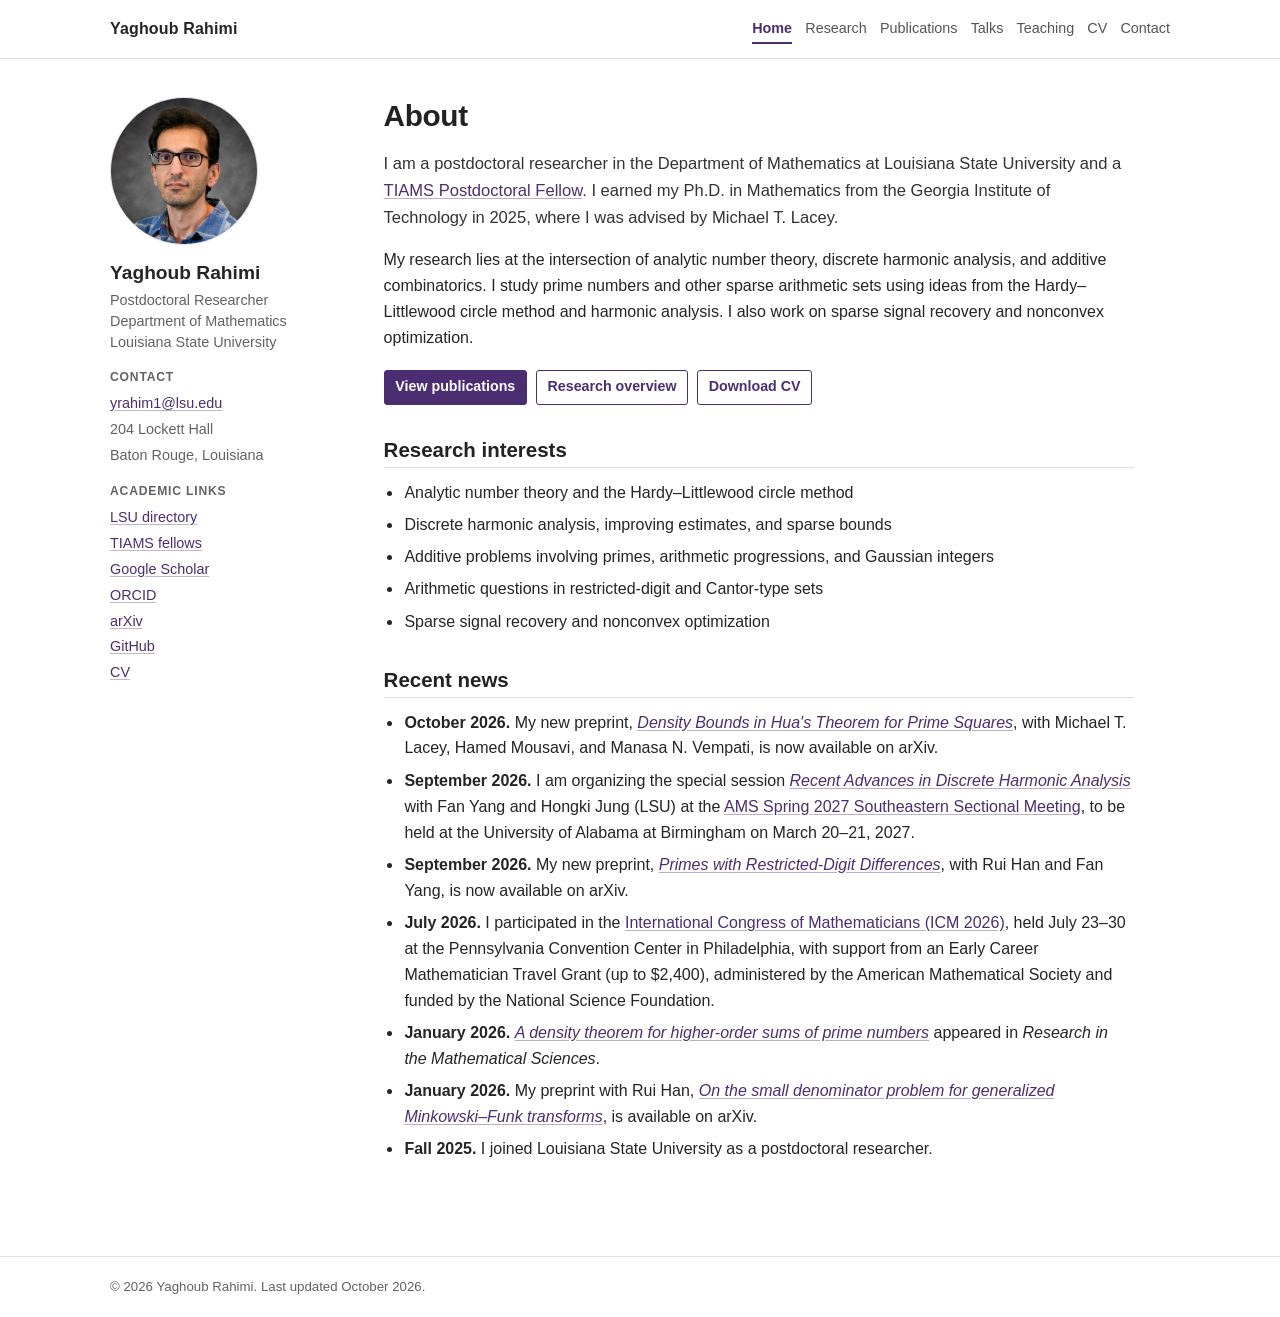
<file: index.html>
<!doctype html>
<html lang="en">
<head>
  <meta charset="utf-8">
  <meta name="viewport" content="width=device-width, initial-scale=1">
  <title>Yaghoub Rahimi | Mathematics</title>
  <meta name="description" content="Yaghoub Rahimi, postdoctoral researcher in mathematics at LSU, working in analytic number theory, discrete harmonic analysis, and additive combinatorics.">
  <meta name="author" content="Yaghoub Rahimi">
  <meta name="theme-color" content="#4b2e72">
  <link rel="canonical" href="https://yaghoub-rahimi.github.io/">
  <meta property="og:title" content="Yaghoub Rahimi | Mathematics">
  <meta property="og:description" content="Analytic number theory, primes, and additive problems, with methods from discrete harmonic analysis and additive combinatorics.">
  <meta property="og:type" content="website">
  <meta property="og:url" content="https://yaghoub-rahimi.github.io/">
  <meta property="og:image" content="https://yaghoub-rahimi.github.io/assets/og.jpg">
  <meta property="og:image:width" content="1200">
  <meta property="og:image:height" content="630">
  <meta property="og:image:alt" content="Yaghoub Rahimi, Postdoctoral Researcher in Mathematics at Louisiana State University">
  <meta name="twitter:card" content="summary_large_image">
  <link rel="icon" href="assets/favicon.svg" type="image/svg+xml">
  <link rel="stylesheet" href="assets/styles.css?v=20261005b">
</head>
<body>
  <a class="skip-link" href="#main">Skip to content</a>
  <header class="site-header">
    <div class="header-inner">
      <a class="site-title" href="index.html">Yaghoub Rahimi</a>
      <nav class="nav" aria-label="Main navigation">
        <a href="index.html" aria-current="page">Home</a>
        <a href="research.html">Research</a>
        <a href="publications.html">Publications</a>
        <a href="talks.html">Talks</a>
        <a href="teaching.html">Teaching</a>
        <a href="cv.html">CV</a>
        <a href="contact.html">Contact</a>
      </nav>
    </div>
  </header>

  <div class="shell">
    <aside class="sidebar" aria-label="Profile sidebar">
      <div class="profile">
        <div class="profile-photo">
          <img src="assets/profile.png" width="1080" height="1350" alt="">
        </div>
        <div>
          <h2>Yaghoub Rahimi</h2>
          <p class="role">Postdoctoral Researcher<br>Department of Mathematics<br>Louisiana State University</p>
        </div>
        <div class="profile-section">
          <h3>Contact</h3>
          <ul role="list">
            <li><a href="mailto:yrahim1@lsu.edu">yrahim1@lsu.edu</a></li>
            <li>204 Lockett Hall</li>
            <li>Baton Rouge, Louisiana</li>
          </ul>
        </div>
        <div class="profile-section links">
          <h3>Academic links</h3>
          <ul role="list">
            <li><a href="https://www.math.lsu.edu/people/postdocs#yrahim1">LSU directory</a></li>
            <li><a href="https://www.lsu.edu/tiams/people/fellows.php">TIAMS fellows</a></li>
            <li><a href="https://scholar.google.com/citations?user=u2n-iosAAAAJ&amp;hl=en">Google Scholar</a></li>
            <li><a href="https://orcid.org/0000-0001-9597-3187" rel="me">ORCID</a></li>
            <li><a href="https://arxiv.org/search/?query=Yaghoub+Rahimi&amp;searchtype=author">arXiv</a></li>
            <li><a href="https://github.com/Yaghoub-Rahimi" rel="me">GitHub</a></li>
            <li><a href="assets/files/Yaghoub_Rahimi_CV.pdf">CV</a></li>
          </ul>
        </div>
      </div>
    </aside>

    <main id="main" class="content" tabindex="-1">
      <h1>About</h1>
      <p class="lead">I am a postdoctoral researcher in the Department of Mathematics at Louisiana State University and a <a href="https://www.lsu.edu/tiams/people/fellows.php">TIAMS Postdoctoral Fellow</a>. I earned my Ph.D. in Mathematics from the Georgia Institute of Technology in 2025, where I was advised by Michael T. Lacey.</p>
      <p>My research lies at the intersection of analytic number theory, discrete harmonic analysis, and additive combinatorics. I study prime numbers and other sparse arithmetic sets using ideas from the Hardy–Littlewood circle method and harmonic analysis. I also work on sparse signal recovery and nonconvex optimization.</p>

      <div class="button-row">
        <a class="button primary" href="publications.html">View publications</a>
        <a class="button" href="research.html">Research overview</a>
        <a class="button" href="assets/files/Yaghoub_Rahimi_CV.pdf" download>Download CV</a>
      </div>

      <h2>Research interests</h2>
      <ul class="plain-list">
        <li>Analytic number theory and the Hardy–Littlewood circle method</li>
        <li>Discrete harmonic analysis, improving estimates, and sparse bounds</li>
        <li>Additive problems involving primes, arithmetic progressions, and Gaussian integers</li>
        <li>Arithmetic questions in restricted-digit and Cantor-type sets</li>
        <li>Sparse signal recovery and nonconvex optimization</li>
      </ul>

      <h2>Recent news</h2>
      <ul class="news-list">
        <li><time datetime="2026-10-15">October 2026.</time> My new preprint, <a href="https://arxiv.org/abs/2610.22747"><em>Density Bounds in Hua's Theorem for Prime Squares</em></a>, with Michael T. Lacey, Hamed Mousavi, and Manasa N. Vempati, is now available on arXiv.</li>
        <li><time datetime="2026-09-15">September 2026.</time> I am organizing the special session <a href="ams-2027.html"><em>Recent Advances in Discrete Harmonic Analysis</em></a> with Fan Yang and Hongki Jung (LSU) at the <a href="https://meetings.ams.org/math/spring2027se/meetingapp.cgi/Home/0">AMS Spring 2027 Southeastern Sectional Meeting</a>, to be held at the University of Alabama at Birmingham on March 20–21, 2027.</li>
        <li><time datetime="2026-09-05">September 2026.</time> My new preprint, <a href="https://arxiv.org/abs/2609.05810"><em>Primes with Restricted-Digit Differences</em></a>, with Rui Han and Fan Yang, is now available on arXiv.</li>
        <li><time datetime="2026-07">July 2026.</time> I participated in the <a href="https://www.mathunion.org/icm/icm-2026">International Congress of Mathematicians (ICM 2026)</a>, held July 23–30 at the Pennsylvania Convention Center in Philadelphia, with support from an Early Career Mathematician Travel Grant (up to $2,400), administered by the American Mathematical Society and funded by the National Science Foundation.</li>
        <li><time datetime="2026-01-21">January 2026.</time> <a href="publications.html#density-primes"><em>A density theorem for higher-order sums of prime numbers</em></a> appeared in <em>Research in the Mathematical Sciences</em>.</li>
        <li><time datetime="2026-01-14">January 2026.</time> My preprint with Rui Han, <a href="publications.html#minkowski-funk"><em>On the small denominator problem for generalized Minkowski–Funk transforms</em></a>, is available on arXiv.</li>
        <li><time datetime="2025-08">Fall 2025.</time> I joined Louisiana State University as a postdoctoral researcher.</li>
      </ul>
    </main>
  </div>

  <footer>
    <div class="footer-inner">&copy; 2026 Yaghoub Rahimi. Last updated October 2026.</div>
  </footer>
</body>
</html>
</file>
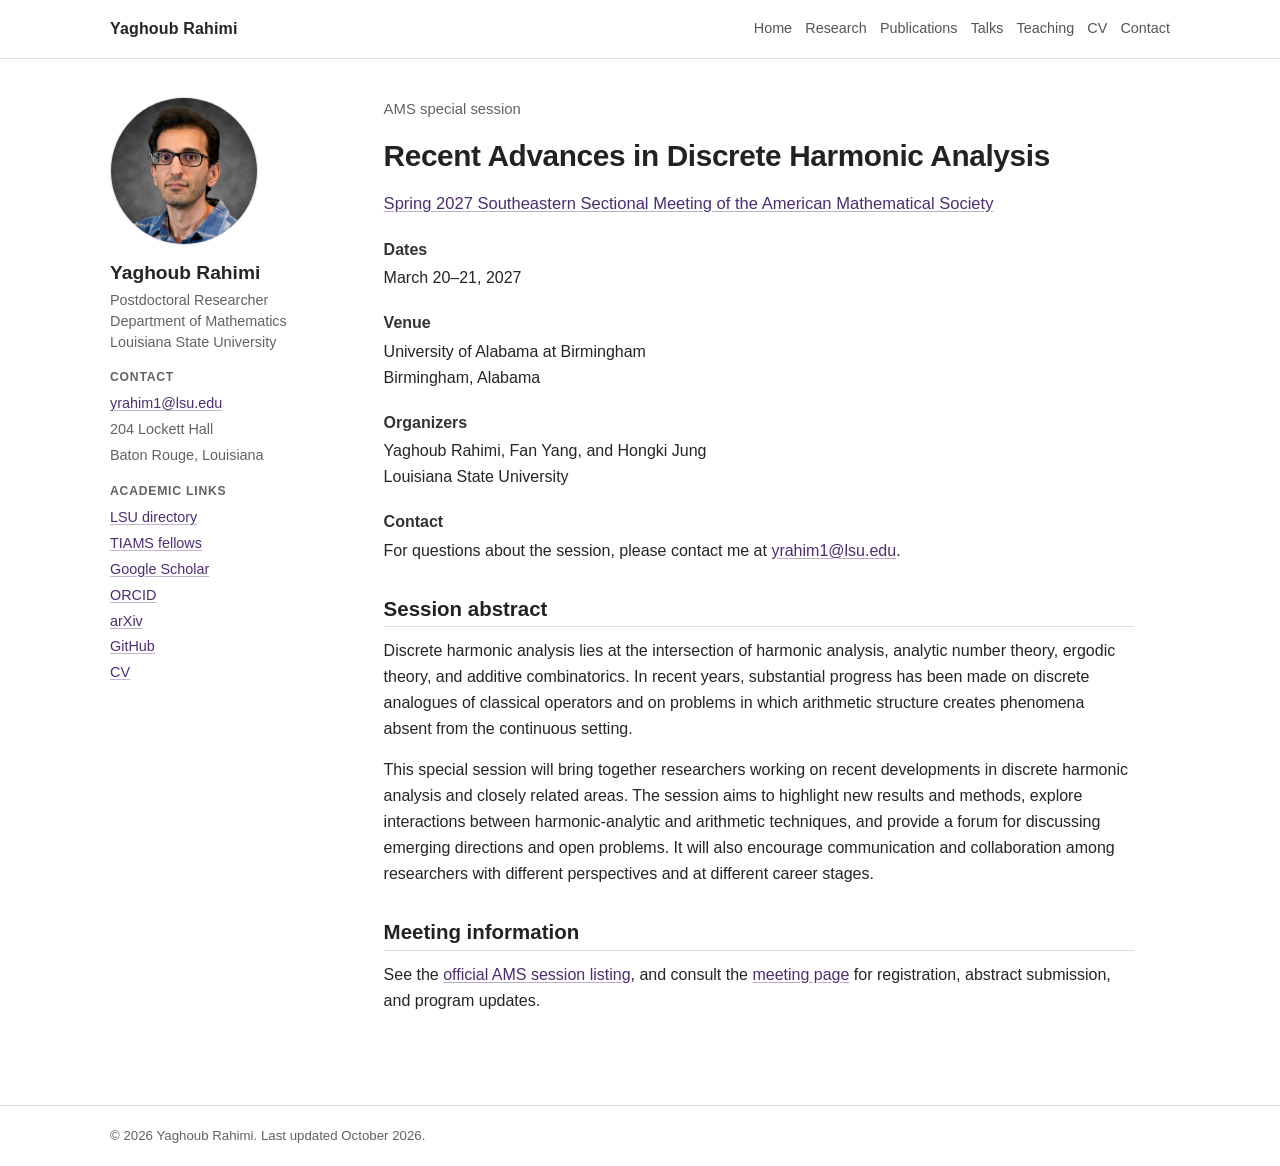
<file: ams-2027.html>
<!doctype html>
<html lang="en">
<head>
  <meta charset="utf-8">
  <meta name="viewport" content="width=device-width, initial-scale=1">
  <title>Discrete Harmonic Analysis — AMS 2027 Special Session | Yaghoub Rahimi</title>
  <meta name="description" content="Recent Advances in Discrete Harmonic Analysis: an AMS special session organized by Yaghoub Rahimi, with co-organizers Fan Yang and Hongki Jung (LSU), at UAB, March 20–21, 2027.">
  <meta name="author" content="Yaghoub Rahimi">
  <meta name="theme-color" content="#4b2e72">
  <link rel="canonical" href="https://yaghoub-rahimi.github.io/ams-2027.html">
  <meta property="og:title" content="Recent Advances in Discrete Harmonic Analysis — AMS 2027">
  <meta property="og:description" content="Special session at the AMS Spring 2027 Southeastern Sectional Meeting, University of Alabama at Birmingham, March 20–21, 2027.">
  <meta property="og:type" content="website">
  <meta property="og:url" content="https://yaghoub-rahimi.github.io/ams-2027.html">
  <meta property="og:image" content="https://yaghoub-rahimi.github.io/assets/og.jpg">
  <meta property="og:image:width" content="1200">
  <meta property="og:image:height" content="630">
  <meta property="og:image:alt" content="Yaghoub Rahimi, Postdoctoral Researcher in Mathematics at Louisiana State University">
  <meta name="twitter:card" content="summary_large_image">
  <link rel="icon" href="assets/favicon.svg" type="image/svg+xml">
  <link rel="stylesheet" href="assets/styles.css?v=20261005b">
</head>
<body>
  <a class="skip-link" href="#main">Skip to content</a>
  <header class="site-header">
    <div class="header-inner">
      <a class="site-title" href="index.html">Yaghoub Rahimi</a>
      <nav class="nav" aria-label="Main navigation">
        <a href="index.html">Home</a>
        <a href="research.html">Research</a>
        <a href="publications.html">Publications</a>
        <a href="talks.html">Talks</a>
        <a href="teaching.html">Teaching</a>
        <a href="cv.html">CV</a>
        <a href="contact.html">Contact</a>
      </nav>
    </div>
  </header>

  <div class="shell">
    <aside class="sidebar" aria-label="Profile sidebar">
      <div class="profile">
        <div class="profile-photo">
          <img src="assets/profile.png" width="1080" height="1350" alt="">
        </div>
        <div>
          <h2>Yaghoub Rahimi</h2>
          <p class="role">Postdoctoral Researcher<br>Department of Mathematics<br>Louisiana State University</p>
        </div>
        <div class="profile-section">
          <h3>Contact</h3>
          <ul role="list">
            <li><a href="mailto:yrahim1@lsu.edu">yrahim1@lsu.edu</a></li>
            <li>204 Lockett Hall</li>
            <li>Baton Rouge, Louisiana</li>
          </ul>
        </div>
        <div class="profile-section links">
          <h3>Academic links</h3>
          <ul role="list">
            <li><a href="https://www.math.lsu.edu/people/postdocs#yrahim1">LSU directory</a></li>
            <li><a href="https://www.lsu.edu/tiams/people/fellows.php">TIAMS fellows</a></li>
            <li><a href="https://scholar.google.com/citations?user=u2n-iosAAAAJ&amp;hl=en">Google Scholar</a></li>
            <li><a href="https://orcid.org/0000-0001-9597-3187" rel="me">ORCID</a></li>
            <li><a href="https://arxiv.org/search/?query=Yaghoub+Rahimi&amp;searchtype=author">arXiv</a></li>
            <li><a href="https://github.com/Yaghoub-Rahimi" rel="me">GitHub</a></li>
            <li><a href="assets/files/Yaghoub_Rahimi_CV.pdf">CV</a></li>
          </ul>
        </div>
      </div>
    </aside>

    <main id="main" class="content" tabindex="-1">
      <p class="note">AMS special session</p>
      <h1>Recent Advances in Discrete Harmonic Analysis</h1>
      <p class="lead"><a href="https://meetings.ams.org/math/spring2027se/meetingapp.cgi/Home/0">Spring 2027 Southeastern Sectional Meeting of the American Mathematical Society</a></p>

      <dl class="contact-list">
        <dt>Dates</dt>
        <dd><time datetime="2027-03-20">March 20</time>–<time datetime="2027-03-21">21, 2027</time></dd>

        <dt>Venue</dt>
        <dd>University of Alabama at Birmingham<br>Birmingham, Alabama</dd>

        <dt>Organizers</dt>
        <dd>Yaghoub Rahimi, Fan Yang, and Hongki Jung<br>Louisiana State University</dd>

        <dt>Contact</dt>
        <dd>For questions about the session, please contact me at <a href="mailto:yrahim1@lsu.edu">yrahim1@lsu.edu</a>.</dd>
      </dl>

      <h2>Session abstract</h2>
      <p>Discrete harmonic analysis lies at the intersection of harmonic analysis, analytic number theory, ergodic theory, and additive combinatorics. In recent years, substantial progress has been made on discrete analogues of classical operators and on problems in which arithmetic structure creates phenomena absent from the continuous setting.</p>
      <p>This special session will bring together researchers working on recent developments in discrete harmonic analysis and closely related areas. The session aims to highlight new results and methods, explore interactions between harmonic-analytic and arithmetic techniques, and provide a forum for discussing emerging directions and open problems. It will also encourage communication and collaboration among researchers with different perspectives and at different career stages.</p>

      <h2>Meeting information</h2>
      <p>See the <a href="https://meetings.ams.org/math/spring2027se/meetingapp.cgi/Session/18963">official AMS session listing</a>, and consult the <a href="https://meetings.ams.org/math/spring2027se/meetingapp.cgi/Home/0">meeting page</a> for registration, abstract submission, and program updates.</p>
      <!-- TODO(content): Add confirmed speakers and the schedule when available. Keep private organizer-access links and correspondence out of the repository. -->
    </main>
  </div>

  <footer>
    <div class="footer-inner">&copy; 2026 Yaghoub Rahimi. Last updated October 2026.</div>
  </footer>
</body>
</html>
</file>
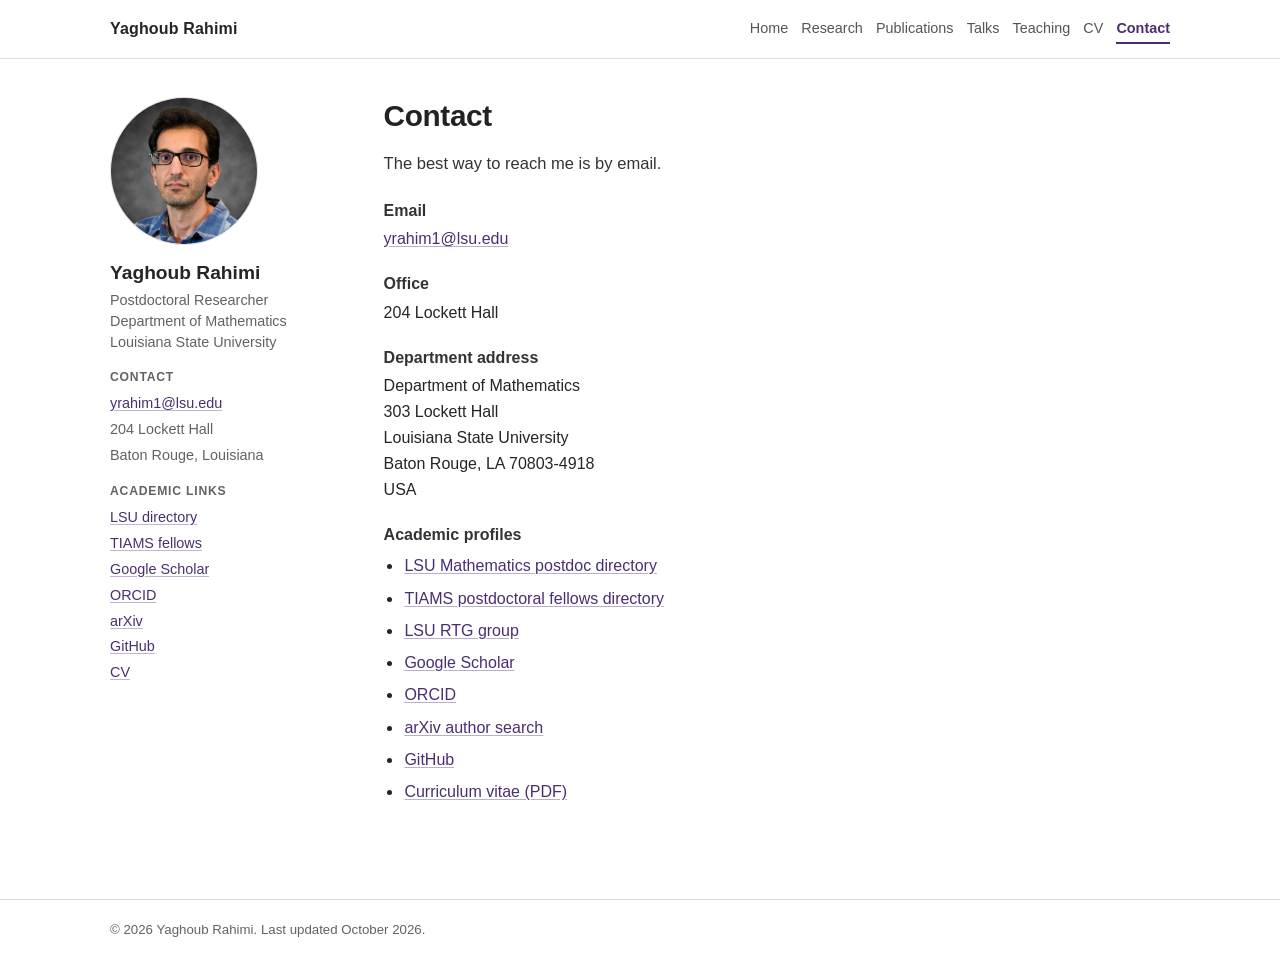
<file: contact.html>
<!doctype html>
<html lang="en">
<head>
  <meta charset="utf-8">
  <meta name="viewport" content="width=device-width, initial-scale=1">
  <title>Contact | Yaghoub Rahimi</title>
  <meta name="description" content="Contact information and academic profile links for Yaghoub Rahimi at Louisiana State University.">
  <meta name="author" content="Yaghoub Rahimi">
  <meta name="theme-color" content="#4b2e72">
  <link rel="canonical" href="https://yaghoub-rahimi.github.io/contact.html">
  <meta property="og:title" content="Contact | Yaghoub Rahimi">
  <meta property="og:description" content="LSU contact information and academic profiles for Yaghoub Rahimi.">
  <meta property="og:type" content="website">
  <meta property="og:url" content="https://yaghoub-rahimi.github.io/contact.html">
  <meta property="og:image" content="https://yaghoub-rahimi.github.io/assets/og.jpg">
  <meta property="og:image:width" content="1200">
  <meta property="og:image:height" content="630">
  <meta property="og:image:alt" content="Yaghoub Rahimi, Postdoctoral Researcher in Mathematics at Louisiana State University">
  <meta name="twitter:card" content="summary_large_image">
  <link rel="icon" href="assets/favicon.svg" type="image/svg+xml">
  <link rel="stylesheet" href="assets/styles.css?v=20261005b">
</head>
<body>
  <a class="skip-link" href="#main">Skip to content</a>
  <header class="site-header">
    <div class="header-inner">
      <a class="site-title" href="index.html">Yaghoub Rahimi</a>
      <nav class="nav" aria-label="Main navigation">
        <a href="index.html">Home</a>
        <a href="research.html">Research</a>
        <a href="publications.html">Publications</a>
        <a href="talks.html">Talks</a>
        <a href="teaching.html">Teaching</a>
        <a href="cv.html">CV</a>
        <a href="contact.html" aria-current="page">Contact</a>
      </nav>
    </div>
  </header>

  <div class="shell">
    <aside class="sidebar" aria-label="Profile sidebar">
      <div class="profile">
        <div class="profile-photo">
          <img src="assets/profile.png" width="1080" height="1350" alt="">
        </div>
        <div>
          <h2>Yaghoub Rahimi</h2>
          <p class="role">Postdoctoral Researcher<br>Department of Mathematics<br>Louisiana State University</p>
        </div>
        <div class="profile-section">
          <h3>Contact</h3>
          <ul role="list">
            <li><a href="mailto:yrahim1@lsu.edu">yrahim1@lsu.edu</a></li>
            <li>204 Lockett Hall</li>
            <li>Baton Rouge, Louisiana</li>
          </ul>
        </div>
        <div class="profile-section links">
          <h3>Academic links</h3>
          <ul role="list">
            <li><a href="https://www.math.lsu.edu/people/postdocs#yrahim1">LSU directory</a></li>
            <li><a href="https://www.lsu.edu/tiams/people/fellows.php">TIAMS fellows</a></li>
            <li><a href="https://scholar.google.com/citations?user=u2n-iosAAAAJ&amp;hl=en">Google Scholar</a></li>
            <li><a href="https://orcid.org/0000-0001-9597-3187" rel="me">ORCID</a></li>
            <li><a href="https://arxiv.org/search/?query=Yaghoub+Rahimi&amp;searchtype=author">arXiv</a></li>
            <li><a href="https://github.com/Yaghoub-Rahimi" rel="me">GitHub</a></li>
            <li><a href="assets/files/Yaghoub_Rahimi_CV.pdf">CV</a></li>
          </ul>
        </div>
      </div>
    </aside>

    <main id="main" class="content" tabindex="-1">
      <h1>Contact</h1>
      <p class="lead">The best way to reach me is by email.</p>

      <dl class="contact-list">
        <dt>Email</dt>
        <dd><a href="mailto:yrahim1@lsu.edu">yrahim1@lsu.edu</a></dd>

        <dt>Office</dt>
        <dd>204 Lockett Hall</dd>

        <dt>Department address</dt>
        <dd>
          <address>
            Department of Mathematics<br>
            303 Lockett Hall<br>
            Louisiana State University<br>
            Baton Rouge, LA 70803-4918<br>
            USA
          </address>
        </dd>

        <dt>Academic profiles</dt>
        <dd>
          <ul class="plain-list">
            <li><a href="https://www.math.lsu.edu/people/postdocs#yrahim1">LSU Mathematics postdoc directory</a></li>
            <li><a href="https://www.lsu.edu/tiams/people/fellows.php">TIAMS postdoctoral fellows directory</a></li>
            <li><a href="https://www.math.lsu.edu/~trm-rtg/">LSU RTG group</a></li>
            <li><a href="https://scholar.google.com/citations?user=u2n-iosAAAAJ&amp;hl=en">Google Scholar</a></li>
            <li><a href="https://orcid.org/0000-0001-9597-3187" rel="me">ORCID</a></li>
            <li><a href="https://arxiv.org/search/?query=Yaghoub+Rahimi&amp;searchtype=author">arXiv author search</a></li>
            <li><a href="https://github.com/Yaghoub-Rahimi" rel="me">GitHub</a></li>
            <li><a href="assets/files/Yaghoub_Rahimi_CV.pdf">Curriculum vitae (PDF)</a></li>
          </ul>
        </dd>
      </dl>
    </main>
  </div>

  <footer>
    <div class="footer-inner">&copy; 2026 Yaghoub Rahimi. Last updated October 2026.</div>
  </footer>
</body>
</html>
</file>
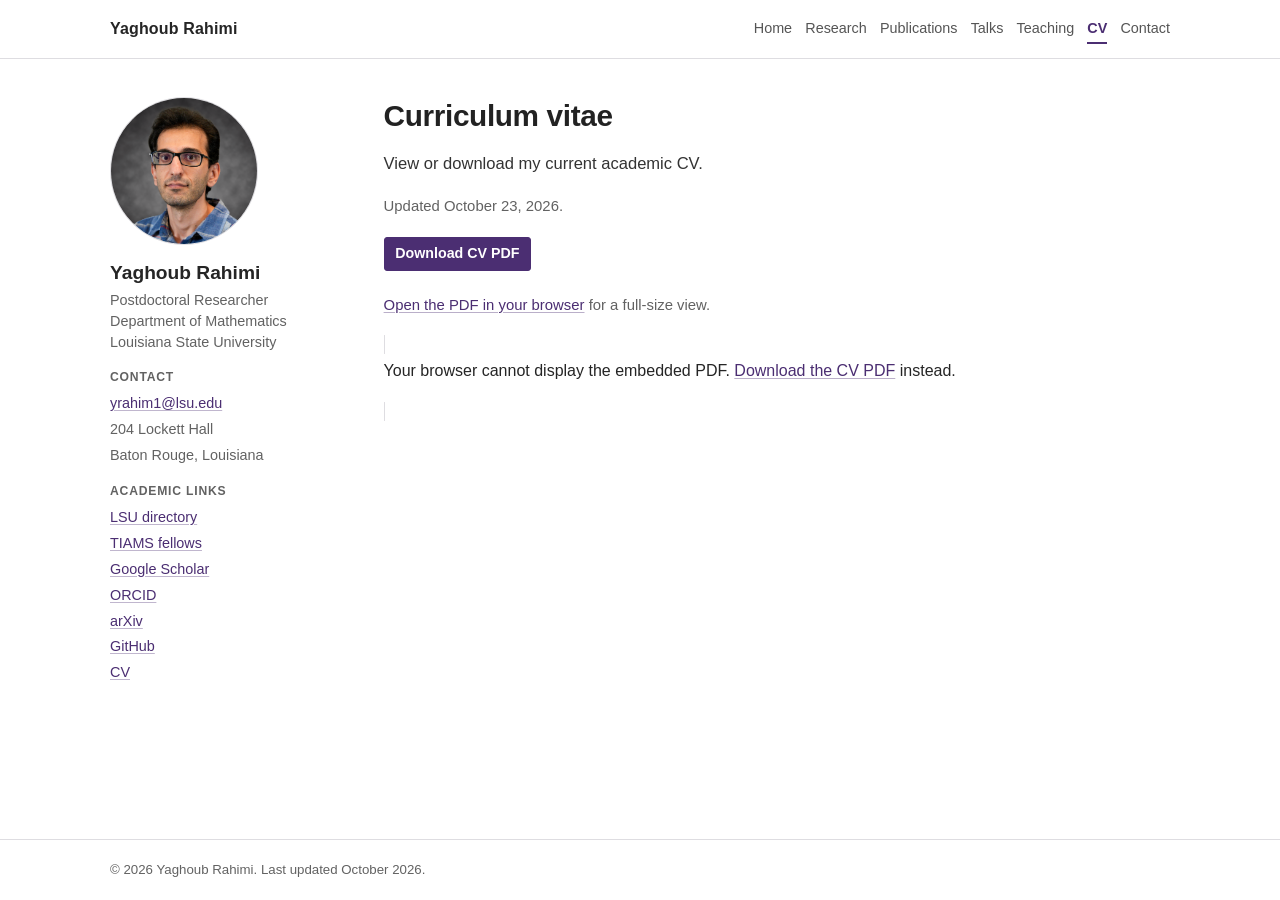
<file: cv.html>
<!doctype html>
<html lang="en">
<head>
  <meta charset="utf-8">
  <meta name="viewport" content="width=device-width, initial-scale=1">
  <title>Curriculum Vitae | Yaghoub Rahimi</title>
  <meta name="description" content="Current curriculum vitae of Yaghoub Rahimi, with a PDF download and browser preview.">
  <meta name="author" content="Yaghoub Rahimi">
  <meta name="theme-color" content="#4b2e72">
  <link rel="canonical" href="https://yaghoub-rahimi.github.io/cv.html">
  <meta property="og:title" content="Curriculum Vitae | Yaghoub Rahimi">
  <meta property="og:description" content="View or download the current academic CV of Yaghoub Rahimi.">
  <meta property="og:type" content="website">
  <meta property="og:url" content="https://yaghoub-rahimi.github.io/cv.html">
  <meta property="og:image" content="https://yaghoub-rahimi.github.io/assets/og.jpg">
  <meta property="og:image:width" content="1200">
  <meta property="og:image:height" content="630">
  <meta property="og:image:alt" content="Yaghoub Rahimi, Postdoctoral Researcher in Mathematics at Louisiana State University">
  <meta name="twitter:card" content="summary_large_image">
  <link rel="icon" href="assets/favicon.svg" type="image/svg+xml">
  <link rel="stylesheet" href="assets/styles.css?v=20261005b">
</head>
<body>
  <a class="skip-link" href="#main">Skip to content</a>
  <header class="site-header">
    <div class="header-inner">
      <a class="site-title" href="index.html">Yaghoub Rahimi</a>
      <nav class="nav" aria-label="Main navigation">
        <a href="index.html">Home</a>
        <a href="research.html">Research</a>
        <a href="publications.html">Publications</a>
        <a href="talks.html">Talks</a>
        <a href="teaching.html">Teaching</a>
        <a href="cv.html" aria-current="page">CV</a>
        <a href="contact.html">Contact</a>
      </nav>
    </div>
  </header>

  <div class="shell">
    <aside class="sidebar" aria-label="Profile sidebar">
      <div class="profile">
        <div class="profile-photo">
          <img src="assets/profile.png" width="1080" height="1350" alt="">
        </div>
        <div>
          <h2>Yaghoub Rahimi</h2>
          <p class="role">Postdoctoral Researcher<br>Department of Mathematics<br>Louisiana State University</p>
        </div>
        <div class="profile-section">
          <h3>Contact</h3>
          <ul role="list">
            <li><a href="mailto:yrahim1@lsu.edu">yrahim1@lsu.edu</a></li>
            <li>204 Lockett Hall</li>
            <li>Baton Rouge, Louisiana</li>
          </ul>
        </div>
        <div class="profile-section links">
          <h3>Academic links</h3>
          <ul role="list">
            <li><a href="https://www.math.lsu.edu/people/postdocs#yrahim1">LSU directory</a></li>
            <li><a href="https://www.lsu.edu/tiams/people/fellows.php">TIAMS fellows</a></li>
            <li><a href="https://scholar.google.com/citations?user=u2n-iosAAAAJ&amp;hl=en">Google Scholar</a></li>
            <li><a href="https://orcid.org/0000-0001-9597-3187" rel="me">ORCID</a></li>
            <li><a href="https://arxiv.org/search/?query=Yaghoub+Rahimi&amp;searchtype=author">arXiv</a></li>
            <li><a href="https://github.com/Yaghoub-Rahimi" rel="me">GitHub</a></li>
            <li><a href="assets/files/Yaghoub_Rahimi_CV.pdf">CV</a></li>
          </ul>
        </div>
      </div>
    </aside>

    <main id="main" class="content" tabindex="-1">
      <h1>Curriculum vitae</h1>
      <p class="lead">View or download my current academic CV.</p>
      <p class="note">Updated <time datetime="2026-10-23">October 23, 2026</time>.</p>

      <div class="button-row">
        <a class="button primary" href="assets/files/Yaghoub_Rahimi_CV.pdf" download>Download CV PDF</a>
      </div>
      <p class="note"><a href="assets/files/Yaghoub_Rahimi_CV.pdf">Open the PDF in your browser</a> for a full-size view.</p>

      <object class="cv-frame" data="assets/files/Yaghoub_Rahimi_CV.pdf" type="application/pdf" aria-label="Preview of Yaghoub Rahimi's curriculum vitae">
        <p>Your browser cannot display the embedded PDF. <a href="assets/files/Yaghoub_Rahimi_CV.pdf">Download the CV PDF</a> instead.</p>
      </object>
    </main>
  </div>

  <footer>
    <div class="footer-inner">&copy; 2026 Yaghoub Rahimi. Last updated October 2026.</div>
  </footer>
</body>
</html>
</file>
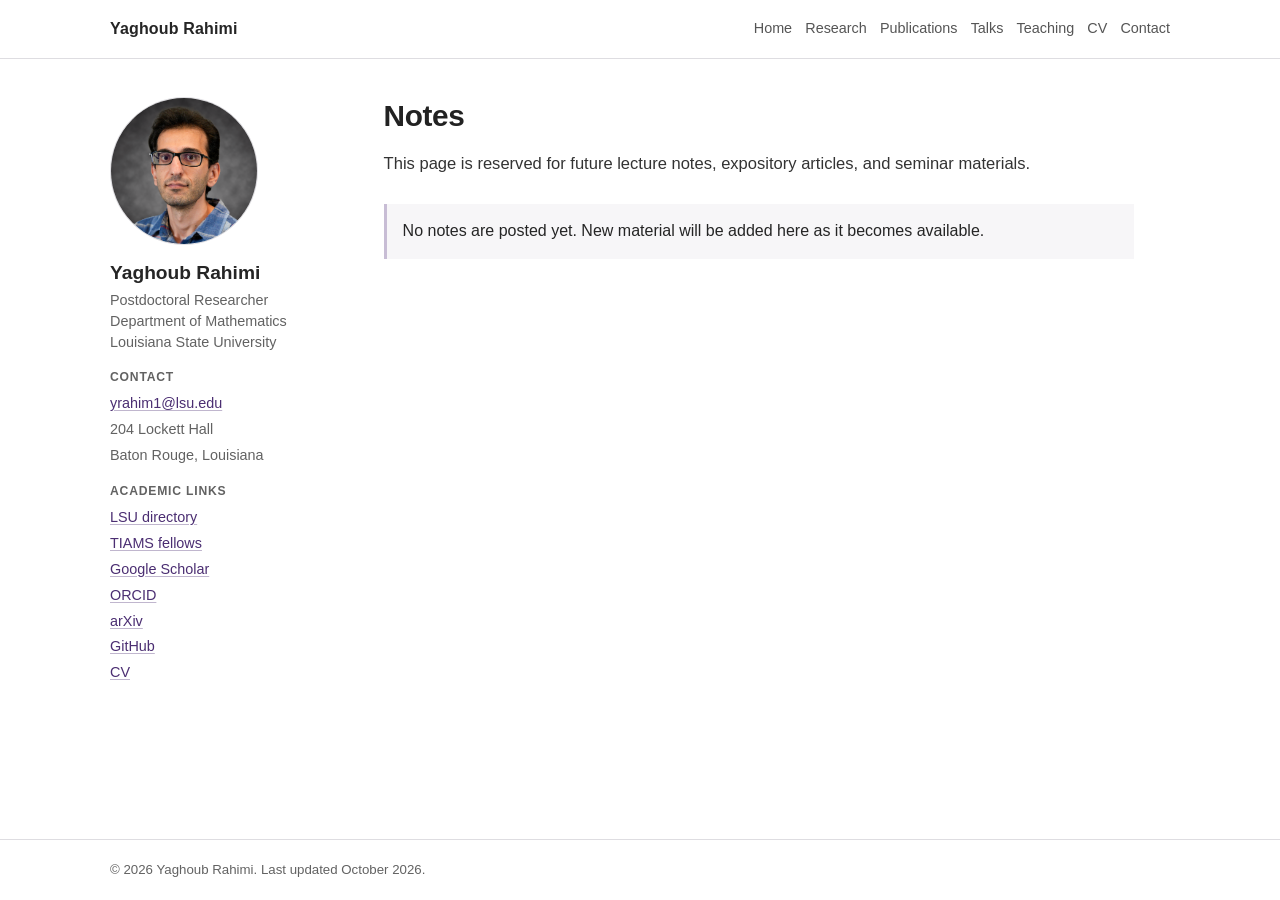
<file: notes.html>
<!doctype html>
<html lang="en">
<head>
  <meta charset="utf-8">
  <meta name="viewport" content="width=device-width, initial-scale=1">
  <title>Notes | Yaghoub Rahimi</title>
  <meta name="description" content="A future home for lecture notes, expository articles, and seminar materials by Yaghoub Rahimi.">
  <meta name="author" content="Yaghoub Rahimi">
  <meta name="robots" content="noindex">
  <meta name="theme-color" content="#4b2e72">
  <link rel="canonical" href="https://yaghoub-rahimi.github.io/notes.html">
  <meta property="og:title" content="Notes | Yaghoub Rahimi">
  <meta property="og:description" content="A future home for lecture and expository notes.">
  <meta property="og:type" content="website">
  <meta property="og:url" content="https://yaghoub-rahimi.github.io/notes.html">
  <meta property="og:image" content="https://yaghoub-rahimi.github.io/assets/og.jpg">
  <meta property="og:image:width" content="1200">
  <meta property="og:image:height" content="630">
  <meta property="og:image:alt" content="Yaghoub Rahimi, Postdoctoral Researcher in Mathematics at Louisiana State University">
  <meta name="twitter:card" content="summary_large_image">
  <link rel="icon" href="assets/favicon.svg" type="image/svg+xml">
  <link rel="stylesheet" href="assets/styles.css?v=20261005b">
</head>
<body>
  <a class="skip-link" href="#main">Skip to content</a>
  <header class="site-header">
    <div class="header-inner">
      <a class="site-title" href="index.html">Yaghoub Rahimi</a>
      <nav class="nav" aria-label="Main navigation">
        <a href="index.html">Home</a>
        <a href="research.html">Research</a>
        <a href="publications.html">Publications</a>
        <a href="talks.html">Talks</a>
        <a href="teaching.html">Teaching</a>
        <a href="cv.html">CV</a>
        <a href="contact.html">Contact</a>
      </nav>
    </div>
  </header>

  <div class="shell">
    <aside class="sidebar" aria-label="Profile sidebar">
      <div class="profile">
        <div class="profile-photo">
          <img src="assets/profile.png" width="1080" height="1350" alt="">
        </div>
        <div>
          <h2>Yaghoub Rahimi</h2>
          <p class="role">Postdoctoral Researcher<br>Department of Mathematics<br>Louisiana State University</p>
        </div>
        <div class="profile-section">
          <h3>Contact</h3>
          <ul role="list">
            <li><a href="mailto:yrahim1@lsu.edu">yrahim1@lsu.edu</a></li>
            <li>204 Lockett Hall</li>
            <li>Baton Rouge, Louisiana</li>
          </ul>
        </div>
        <div class="profile-section links">
          <h3>Academic links</h3>
          <ul role="list">
            <li><a href="https://www.math.lsu.edu/people/postdocs#yrahim1">LSU directory</a></li>
            <li><a href="https://www.lsu.edu/tiams/people/fellows.php">TIAMS fellows</a></li>
            <li><a href="https://scholar.google.com/citations?user=u2n-iosAAAAJ&amp;hl=en">Google Scholar</a></li>
            <li><a href="https://orcid.org/0000-0001-9597-3187" rel="me">ORCID</a></li>
            <li><a href="https://arxiv.org/search/?query=Yaghoub+Rahimi&amp;searchtype=author">arXiv</a></li>
            <li><a href="https://github.com/Yaghoub-Rahimi" rel="me">GitHub</a></li>
            <li><a href="assets/files/Yaghoub_Rahimi_CV.pdf">CV</a></li>
          </ul>
        </div>
      </div>
    </aside>

    <main id="main" class="content" tabindex="-1">
      <h1>Notes</h1>
      <p class="lead">This page is reserved for future lecture notes, expository articles, and seminar materials.</p>

      <div class="empty-state">
        <p>No notes are posted yet. New material will be added here as it becomes available.</p>
      </div>

      <!-- TODO(content): Add note PDFs to assets/files/ and list them here with titles, dates, and brief descriptions. -->
    </main>
  </div>

  <footer>
    <div class="footer-inner">&copy; 2026 Yaghoub Rahimi. Last updated October 2026.</div>
  </footer>
</body>
</html>
</file>
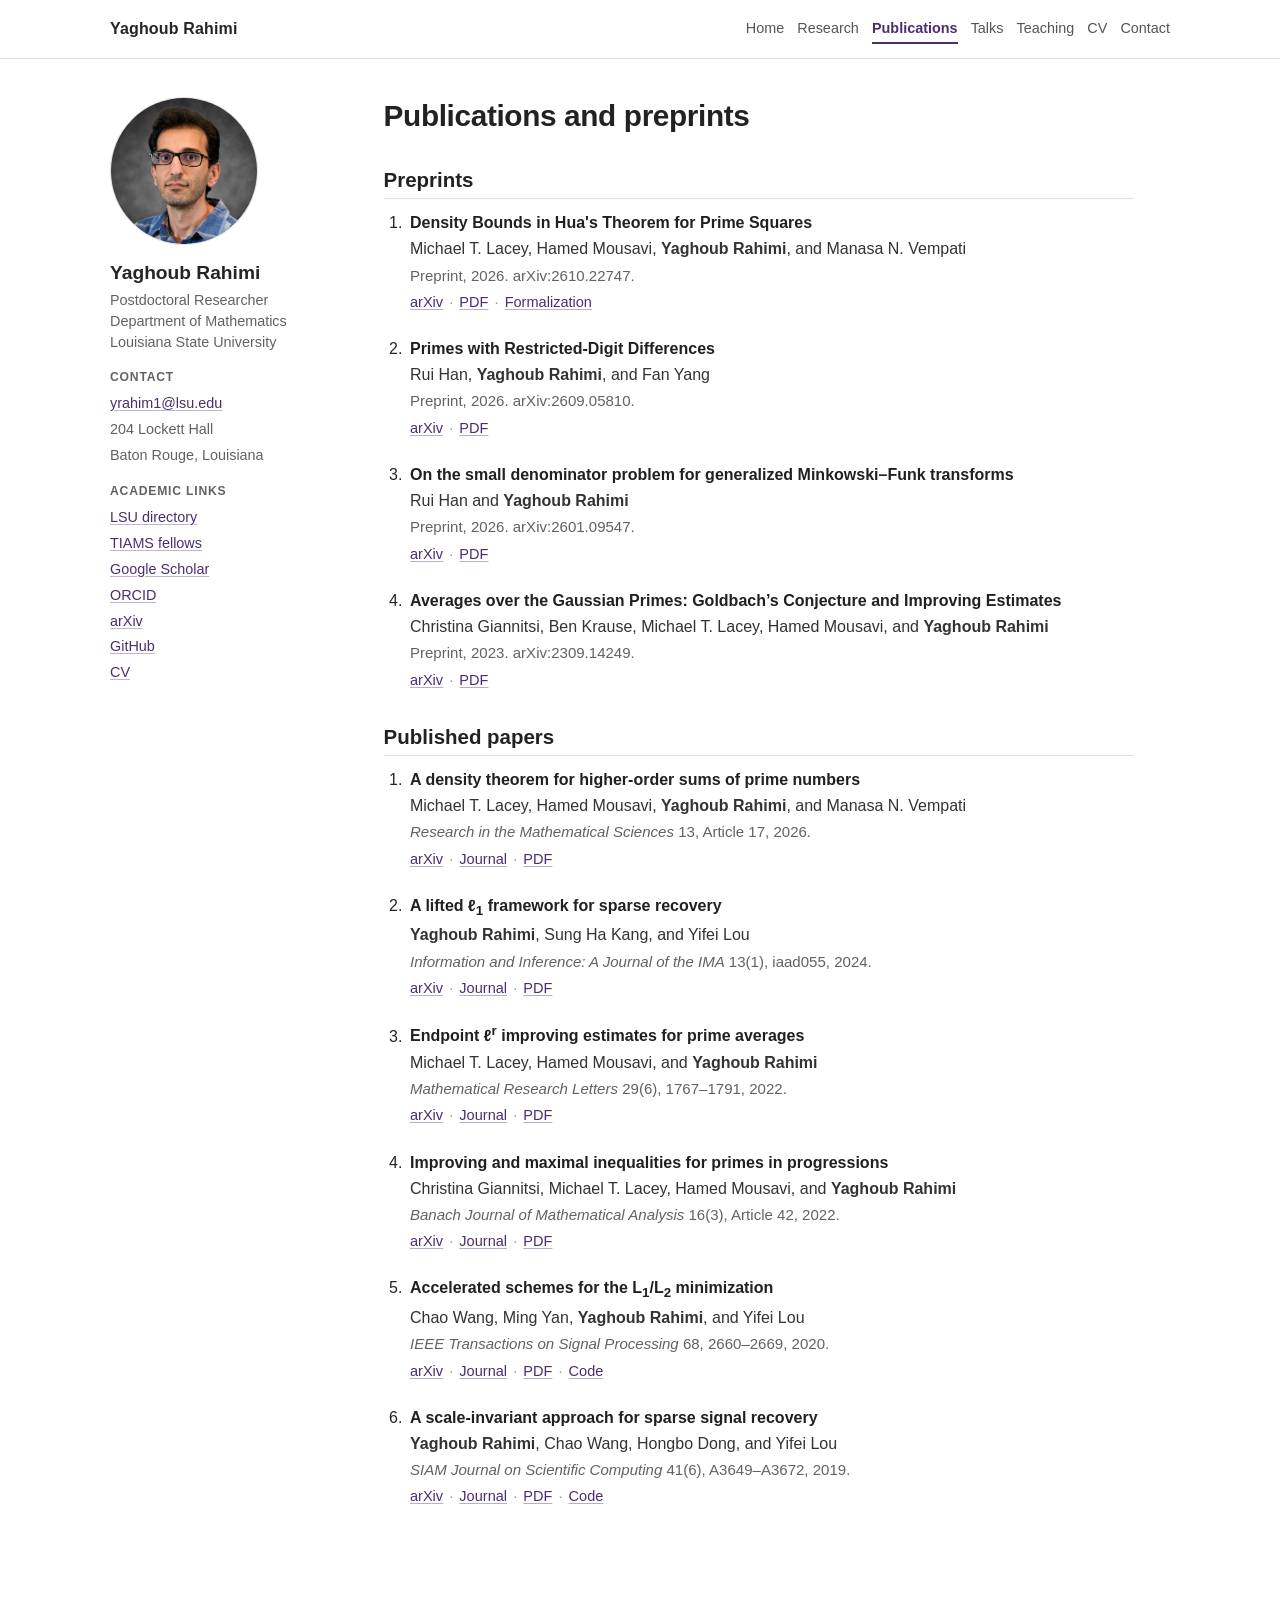
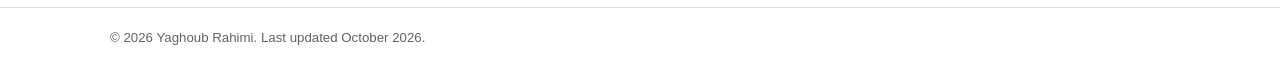
<file: publications.html>
<!doctype html>
<html lang="en">
<head>
  <meta charset="utf-8">
  <meta name="viewport" content="width=device-width, initial-scale=1">
  <title>Publications | Yaghoub Rahimi</title>
  <meta name="description" content="Publications and preprints by Yaghoub Rahimi, with journal, arXiv, PDF, and code links.">
  <meta name="author" content="Yaghoub Rahimi">
  <meta name="theme-color" content="#4b2e72">
  <link rel="canonical" href="https://yaghoub-rahimi.github.io/publications.html">
  <meta property="og:title" content="Publications | Yaghoub Rahimi">
  <meta property="og:description" content="Publications and preprints in number theory, harmonic analysis, and sparse recovery.">
  <meta property="og:type" content="website">
  <meta property="og:url" content="https://yaghoub-rahimi.github.io/publications.html">
  <meta property="og:image" content="https://yaghoub-rahimi.github.io/assets/og.jpg">
  <meta property="og:image:width" content="1200">
  <meta property="og:image:height" content="630">
  <meta property="og:image:alt" content="Yaghoub Rahimi, Postdoctoral Researcher in Mathematics at Louisiana State University">
  <meta name="twitter:card" content="summary_large_image">
  <link rel="icon" href="assets/favicon.svg" type="image/svg+xml">
  <link rel="stylesheet" href="assets/styles.css?v=20261005b">
</head>
<body>
  <a class="skip-link" href="#main">Skip to content</a>
  <header class="site-header">
    <div class="header-inner">
      <a class="site-title" href="index.html">Yaghoub Rahimi</a>
      <nav class="nav" aria-label="Main navigation">
        <a href="index.html">Home</a>
        <a href="research.html">Research</a>
        <a href="publications.html" aria-current="page">Publications</a>
        <a href="talks.html">Talks</a>
        <a href="teaching.html">Teaching</a>
        <a href="cv.html">CV</a>
        <a href="contact.html">Contact</a>
      </nav>
    </div>
  </header>

  <div class="shell">
    <aside class="sidebar" aria-label="Profile sidebar">
      <div class="profile">
        <div class="profile-photo">
          <img src="assets/profile.png" width="1080" height="1350" alt="">
        </div>
        <div>
          <h2>Yaghoub Rahimi</h2>
          <p class="role">Postdoctoral Researcher<br>Department of Mathematics<br>Louisiana State University</p>
        </div>
        <div class="profile-section">
          <h3>Contact</h3>
          <ul role="list">
            <li><a href="mailto:yrahim1@lsu.edu">yrahim1@lsu.edu</a></li>
            <li>204 Lockett Hall</li>
            <li>Baton Rouge, Louisiana</li>
          </ul>
        </div>
        <div class="profile-section links">
          <h3>Academic links</h3>
          <ul role="list">
            <li><a href="https://www.math.lsu.edu/people/postdocs#yrahim1">LSU directory</a></li>
            <li><a href="https://www.lsu.edu/tiams/people/fellows.php">TIAMS fellows</a></li>
            <li><a href="https://scholar.google.com/citations?user=u2n-iosAAAAJ&amp;hl=en">Google Scholar</a></li>
            <li><a href="https://orcid.org/0000-0001-9597-3187" rel="me">ORCID</a></li>
            <li><a href="https://arxiv.org/search/?query=Yaghoub+Rahimi&amp;searchtype=author">arXiv</a></li>
            <li><a href="https://github.com/Yaghoub-Rahimi" rel="me">GitHub</a></li>
            <li><a href="assets/files/Yaghoub_Rahimi_CV.pdf">CV</a></li>
          </ul>
        </div>
      </div>
    </aside>

    <main id="main" class="content" tabindex="-1">
      <h1>Publications and preprints</h1>

      <h2 id="preprints">Preprints</h2>
      <ol class="publication-list">
        <li id="hua-prime-squares">
          <div class="publication-title">Density Bounds in Hua's Theorem for Prime Squares</div>
          <div class="authors">Michael T. Lacey, Hamed Mousavi, <strong class="me">Yaghoub Rahimi</strong>, and Manasa N. Vempati</div>
          <div class="venue">Preprint, 2026. arXiv:2610.22747.</div>
          <div class="paper-links"><a href="https://arxiv.org/abs/2610.22747">arXiv</a><span class="link-separator" aria-hidden="true">·</span><a href="https://arxiv.org/pdf/2610.22747">PDF</a><span class="link-separator" aria-hidden="true">·</span><a href="https://github.com/lacey-gatech/Density-Bounds-in-Hua-s-Theorem-for-Prime-Squares">Formalization</a></div>
        </li>
        <li id="restricted-digit-differences">
          <div class="publication-title">Primes with Restricted-Digit Differences</div>
          <div class="authors">Rui Han, <strong class="me">Yaghoub Rahimi</strong>, and Fan Yang</div>
          <div class="venue">Preprint, 2026. arXiv:2609.05810.</div>
          <div class="paper-links"><a href="https://arxiv.org/abs/2609.05810">arXiv</a><span class="link-separator" aria-hidden="true">·</span><a href="https://arxiv.org/pdf/2609.05810">PDF</a></div>
        </li>
        <li id="minkowski-funk">
          <div class="publication-title">On the small denominator problem for generalized Minkowski–Funk transforms</div>
          <div class="authors">Rui Han and <strong class="me">Yaghoub Rahimi</strong></div>
          <div class="venue">Preprint, 2026. arXiv:2601.09547.</div>
          <div class="paper-links"><a href="https://arxiv.org/abs/2601.09547">arXiv</a><span class="link-separator" aria-hidden="true">·</span><a href="https://arxiv.org/pdf/2601.09547">PDF</a></div>
        </li>
        <li id="gaussian-primes">
          <div class="publication-title">Averages over the Gaussian Primes: Goldbach’s Conjecture and Improving Estimates</div>
          <div class="authors">Christina Giannitsi, Ben Krause, Michael T. Lacey, Hamed Mousavi, and <strong class="me">Yaghoub Rahimi</strong></div>
          <div class="venue">Preprint, 2023. arXiv:2309.14249.</div>
          <div class="paper-links"><a href="https://arxiv.org/abs/2309.14249">arXiv</a><span class="link-separator" aria-hidden="true">·</span><a href="https://arxiv.org/pdf/2309.14249">PDF</a></div>
        </li>
      </ol>

      <h2 id="published-papers">Published papers</h2>
      <ol class="publication-list">
        <li id="density-primes">
          <div class="publication-title">A density theorem for higher-order sums of prime numbers</div>
          <div class="authors">Michael T. Lacey, Hamed Mousavi, <strong class="me">Yaghoub Rahimi</strong>, and Manasa N. Vempati</div>
          <div class="venue"><em>Research in the Mathematical Sciences</em> 13, Article 17, 2026.</div>
          <div class="paper-links"><a href="https://arxiv.org/abs/2411.01296">arXiv</a><span class="link-separator" aria-hidden="true">·</span><a href="https://doi.org/10.1007/s40687-025-00597-5">Journal</a><span class="link-separator" aria-hidden="true">·</span><a href="https://arxiv.org/pdf/2411.01296">PDF</a></div>
        </li>
        <li id="lifted-l1">
          <div class="publication-title">A lifted ℓ<sub>1</sub> framework for sparse recovery</div>
          <div class="authors"><strong class="me">Yaghoub Rahimi</strong>, Sung Ha Kang, and Yifei Lou</div>
          <div class="venue"><em>Information and Inference: A Journal of the IMA</em> 13(1), iaad055, 2024.</div>
          <div class="paper-links"><a href="https://arxiv.org/abs/2203.05125">arXiv</a><span class="link-separator" aria-hidden="true">·</span><a href="https://doi.org/10.1093/imaiai/iaad055">Journal</a><span class="link-separator" aria-hidden="true">·</span><a href="https://arxiv.org/pdf/2203.05125">PDF</a></div>
        </li>
        <li id="prime-averages">
          <div class="publication-title">Endpoint ℓ<sup>r</sup> improving estimates for prime averages</div>
          <div class="authors">Michael T. Lacey, Hamed Mousavi, and <strong class="me">Yaghoub Rahimi</strong></div>
          <div class="venue"><em>Mathematical Research Letters</em> 29(6), 1767–1791, 2022.</div>
          <div class="paper-links"><a href="https://arxiv.org/abs/2101.10401">arXiv</a><span class="link-separator" aria-hidden="true">·</span><a href="https://doi.org/10.4310/MRL.2022.v29.n6.a6">Journal</a><span class="link-separator" aria-hidden="true">·</span><a href="https://arxiv.org/pdf/2101.10401">PDF</a></div>
        </li>
        <li id="primes-progressions">
          <div class="publication-title">Improving and maximal inequalities for primes in progressions</div>
          <div class="authors">Christina Giannitsi, Michael T. Lacey, Hamed Mousavi, and <strong class="me">Yaghoub Rahimi</strong></div>
          <div class="venue"><em>Banach Journal of Mathematical Analysis</em> 16(3), Article 42, 2022.</div>
          <div class="paper-links"><a href="https://arxiv.org/abs/2112.07700">arXiv</a><span class="link-separator" aria-hidden="true">·</span><a href="https://doi.org/10.1007/s43037-022-00191-9">Journal</a><span class="link-separator" aria-hidden="true">·</span><a href="https://arxiv.org/pdf/2112.07700">PDF</a></div>
        </li>
        <li id="accelerated-l1-l2">
          <div class="publication-title">Accelerated schemes for the L<sub>1</sub>/L<sub>2</sub> minimization</div>
          <div class="authors">Chao Wang, Ming Yan, <strong class="me">Yaghoub Rahimi</strong>, and Yifei Lou</div>
          <div class="venue"><em>IEEE Transactions on Signal Processing</em> 68, 2660–2669, 2020.</div>
          <div class="paper-links"><a href="https://arxiv.org/abs/1905.08946">arXiv</a><span class="link-separator" aria-hidden="true">·</span><a href="https://doi.org/10.1109/TSP.2020.2985298">Journal</a><span class="link-separator" aria-hidden="true">·</span><a href="https://arxiv.org/pdf/1905.08946">PDF</a><span class="link-separator" aria-hidden="true">·</span><a href="https://github.com/yflouucla/L1dL2">Code</a></div>
        </li>
        <li id="scale-invariant-recovery">
          <div class="publication-title">A scale-invariant approach for sparse signal recovery</div>
          <div class="authors"><strong class="me">Yaghoub Rahimi</strong>, Chao Wang, Hongbo Dong, and Yifei Lou</div>
          <div class="venue"><em>SIAM Journal on Scientific Computing</em> 41(6), A3649–A3672, 2019.</div>
          <div class="paper-links"><a href="https://arxiv.org/abs/1812.08852">arXiv</a><span class="link-separator" aria-hidden="true">·</span><a href="https://doi.org/10.1137/18M123147X">Journal</a><span class="link-separator" aria-hidden="true">·</span><a href="https://arxiv.org/pdf/1812.08852">PDF</a><span class="link-separator" aria-hidden="true">·</span><a href="https://github.com/yflouucla/L1dL2">Code</a></div>
        </li>
      </ol>
    </main>
  </div>

  <footer>
    <div class="footer-inner">&copy; 2026 Yaghoub Rahimi. Last updated October 2026.</div>
  </footer>
</body>
</html>
</file>
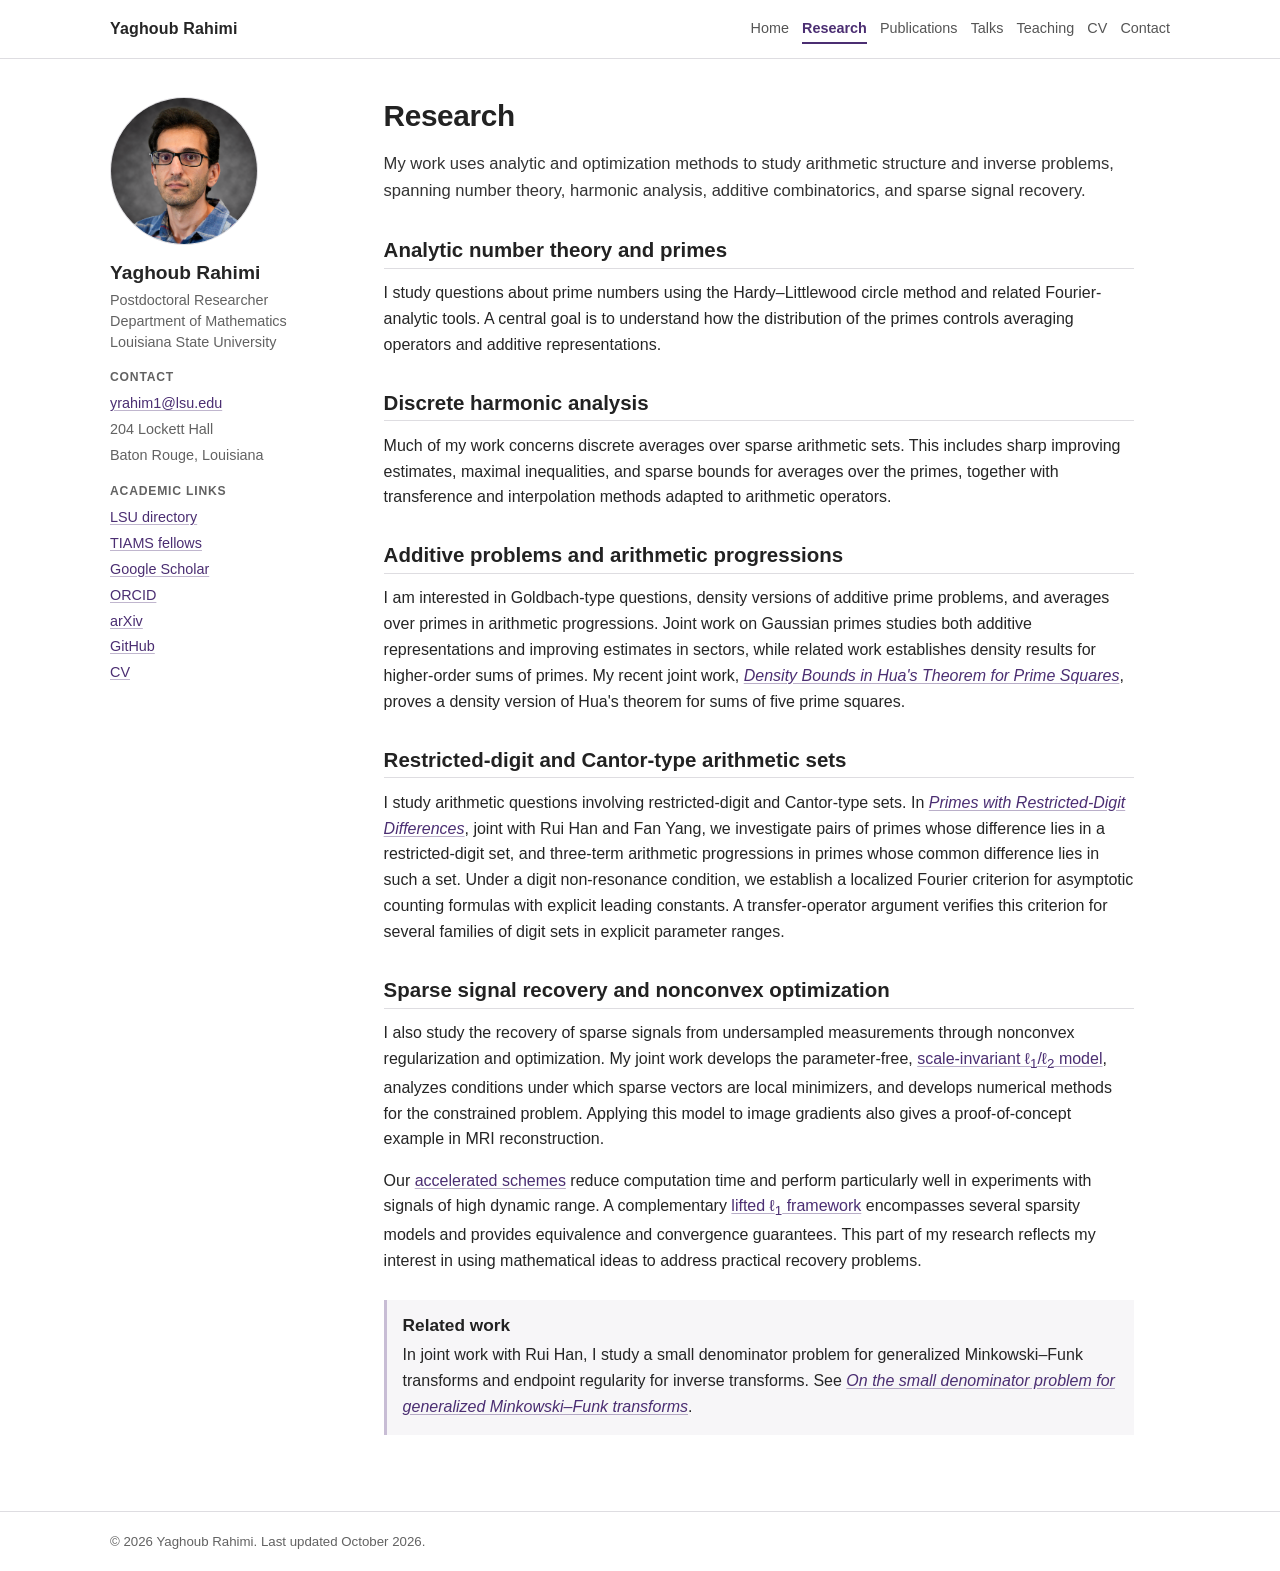
<file: research.html>
<!doctype html>
<html lang="en">
<head>
  <meta charset="utf-8">
  <meta name="viewport" content="width=device-width, initial-scale=1">
  <title>Research | Yaghoub Rahimi</title>
  <meta name="description" content="Yaghoub Rahimi's research in analytic number theory: primes, additive problems, and restricted-digit sets, with foundations in discrete harmonic analysis.">
  <meta name="author" content="Yaghoub Rahimi">
  <meta name="theme-color" content="#4b2e72">
  <link rel="canonical" href="https://yaghoub-rahimi.github.io/research.html">
  <meta property="og:title" content="Research | Yaghoub Rahimi">
  <meta property="og:description" content="Arithmetic structure and analytic number theory, connected through Fourier-analytic methods, discrete harmonic analysis, and additive combinatorics.">
  <meta property="og:type" content="website">
  <meta property="og:url" content="https://yaghoub-rahimi.github.io/research.html">
  <meta property="og:image" content="https://yaghoub-rahimi.github.io/assets/og.jpg">
  <meta property="og:image:width" content="1200">
  <meta property="og:image:height" content="630">
  <meta property="og:image:alt" content="Yaghoub Rahimi, Postdoctoral Researcher in Mathematics at Louisiana State University">
  <meta name="twitter:card" content="summary_large_image">
  <link rel="icon" href="assets/favicon.svg" type="image/svg+xml">
  <link rel="stylesheet" href="assets/styles.css?v=20261005b">
</head>
<body>
  <a class="skip-link" href="#main">Skip to content</a>
  <header class="site-header">
    <div class="header-inner">
      <a class="site-title" href="index.html">Yaghoub Rahimi</a>
      <nav class="nav" aria-label="Main navigation">
        <a href="index.html">Home</a>
        <a href="research.html" aria-current="page">Research</a>
        <a href="publications.html">Publications</a>
        <a href="talks.html">Talks</a>
        <a href="teaching.html">Teaching</a>
        <a href="cv.html">CV</a>
        <a href="contact.html">Contact</a>
      </nav>
    </div>
  </header>

  <div class="shell">
    <aside class="sidebar" aria-label="Profile sidebar">
      <div class="profile">
        <div class="profile-photo">
          <img src="assets/profile.png" width="1080" height="1350" alt="">
        </div>
        <div>
          <h2>Yaghoub Rahimi</h2>
          <p class="role">Postdoctoral Researcher<br>Department of Mathematics<br>Louisiana State University</p>
        </div>
        <div class="profile-section">
          <h3>Contact</h3>
          <ul role="list">
            <li><a href="mailto:yrahim1@lsu.edu">yrahim1@lsu.edu</a></li>
            <li>204 Lockett Hall</li>
            <li>Baton Rouge, Louisiana</li>
          </ul>
        </div>
        <div class="profile-section links">
          <h3>Academic links</h3>
          <ul role="list">
            <li><a href="https://www.math.lsu.edu/people/postdocs#yrahim1">LSU directory</a></li>
            <li><a href="https://www.lsu.edu/tiams/people/fellows.php">TIAMS fellows</a></li>
            <li><a href="https://scholar.google.com/citations?user=u2n-iosAAAAJ&amp;hl=en">Google Scholar</a></li>
            <li><a href="https://orcid.org/0000-0001-9597-3187" rel="me">ORCID</a></li>
            <li><a href="https://arxiv.org/search/?query=Yaghoub+Rahimi&amp;searchtype=author">arXiv</a></li>
            <li><a href="https://github.com/Yaghoub-Rahimi" rel="me">GitHub</a></li>
            <li><a href="assets/files/Yaghoub_Rahimi_CV.pdf">CV</a></li>
          </ul>
        </div>
      </div>
    </aside>

    <main id="main" class="content" tabindex="-1">
      <h1>Research</h1>
      <p class="lead">My work uses analytic and optimization methods to study arithmetic structure and inverse problems, spanning number theory, harmonic analysis, additive combinatorics, and sparse signal recovery.</p>

      <h2>Analytic number theory and primes</h2>
      <p>I study questions about prime numbers using the Hardy–Littlewood circle method and related Fourier-analytic tools. A central goal is to understand how the distribution of the primes controls averaging operators and additive representations.</p>

      <h2>Discrete harmonic analysis</h2>
      <p>Much of my work concerns discrete averages over sparse arithmetic sets. This includes sharp improving estimates, maximal inequalities, and sparse bounds for averages over the primes, together with transference and interpolation methods adapted to arithmetic operators.</p>

      <h2>Additive problems and arithmetic progressions</h2>
      <p>I am interested in Goldbach-type questions, density versions of additive prime problems, and averages over primes in arithmetic progressions. Joint work on Gaussian primes studies both additive representations and improving estimates in sectors, while related work establishes density results for higher-order sums of primes. My recent joint work, <a href="publications.html#hua-prime-squares"><em>Density Bounds in Hua's Theorem for Prime Squares</em></a>, proves a density version of Hua's theorem for sums of five prime squares.</p>

      <h2>Restricted-digit and Cantor-type arithmetic sets</h2>
      <p>I study arithmetic questions involving restricted-digit and Cantor-type sets. In <a href="publications.html#restricted-digit-differences"><em>Primes with Restricted-Digit Differences</em></a>, joint with Rui Han and Fan Yang, we investigate pairs of primes whose difference lies in a restricted-digit set, and three-term arithmetic progressions in primes whose common difference lies in such a set. Under a digit non-resonance condition, we establish a localized Fourier criterion for asymptotic counting formulas with explicit leading constants. A transfer-operator argument verifies this criterion for several families of digit sets in explicit parameter ranges.</p>

      <h2>Sparse signal recovery and nonconvex optimization</h2>
      <p>I also study the recovery of sparse signals from undersampled measurements through nonconvex regularization and optimization. My joint work develops the parameter-free, <a href="publications.html#scale-invariant-recovery">scale-invariant ℓ<sub>1</sub>/ℓ<sub>2</sub> model</a>, analyzes conditions under which sparse vectors are local minimizers, and develops numerical methods for the constrained problem. Applying this model to image gradients also gives a proof-of-concept example in MRI reconstruction.</p>
      <p>Our <a href="publications.html#accelerated-l1-l2">accelerated schemes</a> reduce computation time and perform particularly well in experiments with signals of high dynamic range. A complementary <a href="publications.html#lifted-l1">lifted ℓ<sub>1</sub> framework</a> encompasses several sparsity models and provides equivalence and convergence guarantees. This part of my research reflects my interest in using mathematical ideas to address practical recovery problems.</p>

      <aside class="related-work" aria-labelledby="related-work-heading">
        <h2 id="related-work-heading">Related work</h2>
        <p>In joint work with Rui Han, I study a small denominator problem for generalized Minkowski–Funk transforms and endpoint regularity for inverse transforms. See <a href="publications.html#minkowski-funk"><em>On the small denominator problem for generalized Minkowski–Funk transforms</em></a>.</p>
      </aside>
    </main>
  </div>

  <footer>
    <div class="footer-inner">&copy; 2026 Yaghoub Rahimi. Last updated October 2026.</div>
  </footer>
</body>
</html>
</file>
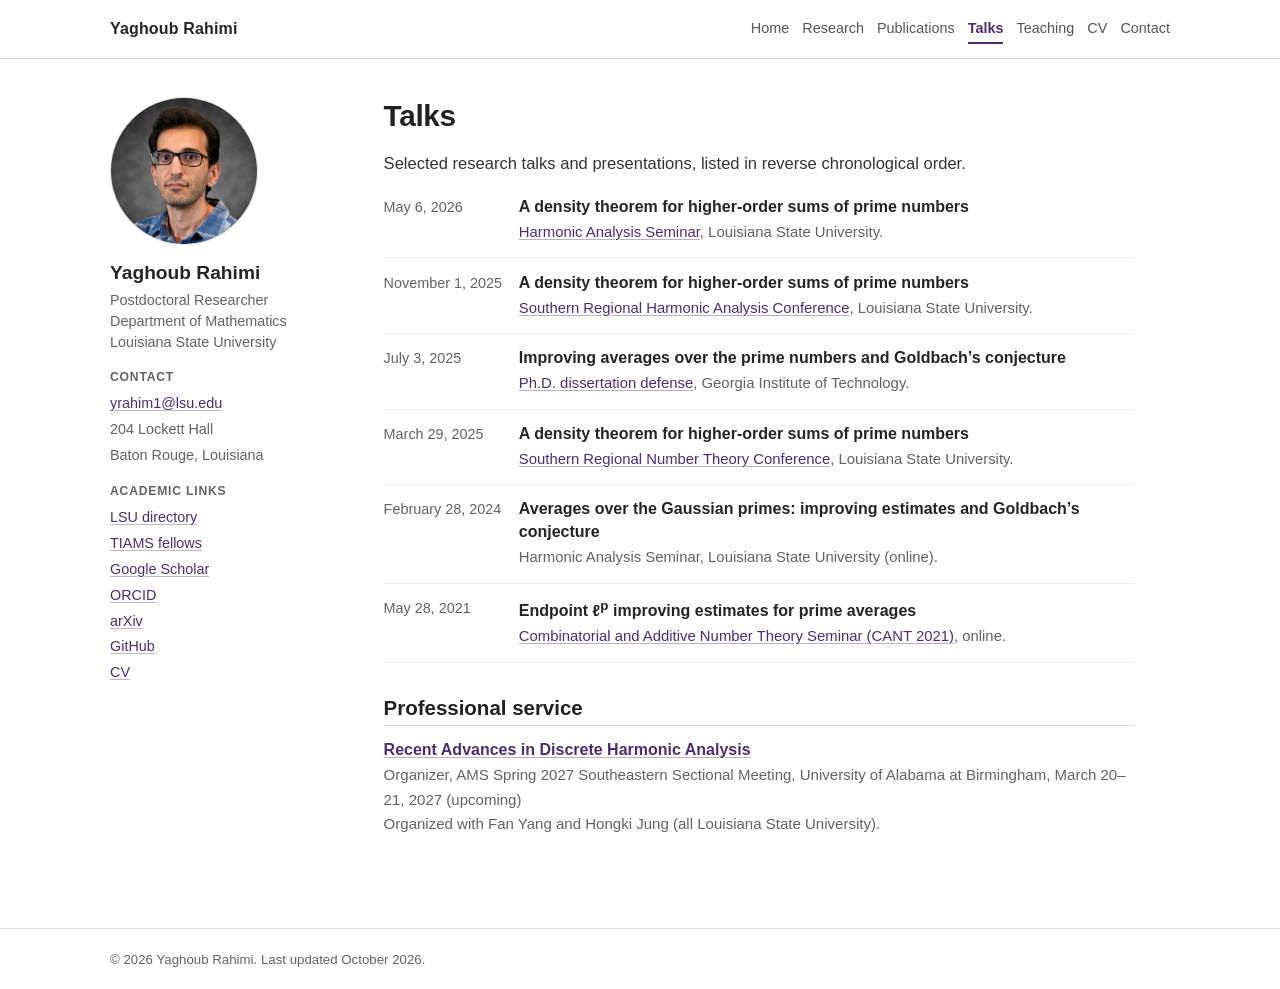
<file: talks.html>
<!doctype html>
<html lang="en">
<head>
  <meta charset="utf-8">
  <meta name="viewport" content="width=device-width, initial-scale=1">
  <title>Talks | Yaghoub Rahimi</title>
  <meta name="description" content="Selected research talks by Yaghoub Rahimi in reverse chronological order, and professional service including AMS special-session organization.">
  <meta name="author" content="Yaghoub Rahimi">
  <meta name="theme-color" content="#4b2e72">
  <link rel="canonical" href="https://yaghoub-rahimi.github.io/talks.html">
  <meta property="og:title" content="Talks | Yaghoub Rahimi">
  <meta property="og:description" content="Selected talks in number theory and harmonic analysis, and professional service.">
  <meta property="og:type" content="website">
  <meta property="og:url" content="https://yaghoub-rahimi.github.io/talks.html">
  <meta property="og:image" content="https://yaghoub-rahimi.github.io/assets/og.jpg">
  <meta property="og:image:width" content="1200">
  <meta property="og:image:height" content="630">
  <meta property="og:image:alt" content="Yaghoub Rahimi, Postdoctoral Researcher in Mathematics at Louisiana State University">
  <meta name="twitter:card" content="summary_large_image">
  <link rel="icon" href="assets/favicon.svg" type="image/svg+xml">
  <link rel="stylesheet" href="assets/styles.css?v=20261005b">
</head>
<body>
  <a class="skip-link" href="#main">Skip to content</a>
  <header class="site-header">
    <div class="header-inner">
      <a class="site-title" href="index.html">Yaghoub Rahimi</a>
      <nav class="nav" aria-label="Main navigation">
        <a href="index.html">Home</a>
        <a href="research.html">Research</a>
        <a href="publications.html">Publications</a>
        <a href="talks.html" aria-current="page">Talks</a>
        <a href="teaching.html">Teaching</a>
        <a href="cv.html">CV</a>
        <a href="contact.html">Contact</a>
      </nav>
    </div>
  </header>

  <div class="shell">
    <aside class="sidebar" aria-label="Profile sidebar">
      <div class="profile">
        <div class="profile-photo">
          <img src="assets/profile.png" width="1080" height="1350" alt="">
        </div>
        <div>
          <h2>Yaghoub Rahimi</h2>
          <p class="role">Postdoctoral Researcher<br>Department of Mathematics<br>Louisiana State University</p>
        </div>
        <div class="profile-section">
          <h3>Contact</h3>
          <ul role="list">
            <li><a href="mailto:yrahim1@lsu.edu">yrahim1@lsu.edu</a></li>
            <li>204 Lockett Hall</li>
            <li>Baton Rouge, Louisiana</li>
          </ul>
        </div>
        <div class="profile-section links">
          <h3>Academic links</h3>
          <ul role="list">
            <li><a href="https://www.math.lsu.edu/people/postdocs#yrahim1">LSU directory</a></li>
            <li><a href="https://www.lsu.edu/tiams/people/fellows.php">TIAMS fellows</a></li>
            <li><a href="https://scholar.google.com/citations?user=u2n-iosAAAAJ&amp;hl=en">Google Scholar</a></li>
            <li><a href="https://orcid.org/0000-0001-9597-3187" rel="me">ORCID</a></li>
            <li><a href="https://arxiv.org/search/?query=Yaghoub+Rahimi&amp;searchtype=author">arXiv</a></li>
            <li><a href="https://github.com/Yaghoub-Rahimi" rel="me">GitHub</a></li>
            <li><a href="assets/files/Yaghoub_Rahimi_CV.pdf">CV</a></li>
          </ul>
        </div>
      </div>
    </aside>

    <main id="main" class="content" tabindex="-1">
      <h1>Talks</h1>
      <p class="lead">Selected research talks and presentations, listed in reverse chronological order.</p>

      <!-- TODO(content): Confirm any talks after May 6, 2026 with the exact date, title, event, and public listing. Add slides when available; verify additional AMS 2023/2025 appearances before publishing. -->
      <ol class="timeline" role="list">
        <li>
          <time class="timeline-date" datetime="2026-05-06">May 6, 2026</time>
          <div>
            <div class="timeline-title">A density theorem for higher-order sums of prime numbers</div>
            <div class="timeline-meta"><a href="https://www.math.lsu.edu/calendar?selectevent=Harmonic+Analysis+Seminar&amp;selecttime=all">Harmonic Analysis Seminar</a>, Louisiana State University.</div>
          </div>
        </li>
        <li>
          <time class="timeline-date" datetime="2025-11-01">November 1, 2025</time>
          <div>
            <div class="timeline-title">A density theorem for higher-order sums of prime numbers</div>
            <div class="timeline-meta"><a href="https://www.math.lsu.edu/~ha2025/">Southern Regional Harmonic Analysis Conference</a>, Louisiana State University.</div>
          </div>
        </li>
        <li>
          <time class="timeline-date" datetime="2025-07-03">July 3, 2025</time>
          <div>
            <div class="timeline-title">Improving averages over the prime numbers and Goldbach’s conjecture</div>
            <div class="timeline-meta"><a href="https://math.gatech.edu/seminars-colloquia/series/dissertation-defense/yaghoub-rahimi-20250703">Ph.D. dissertation defense</a>, Georgia Institute of Technology.</div>
          </div>
        </li>
        <li>
          <time class="timeline-date" datetime="2025-03-29">March 29, 2025</time>
          <div>
            <div class="timeline-title">A density theorem for higher-order sums of prime numbers</div>
            <div class="timeline-meta"><a href="https://www.math.lsu.edu/~srntc/nt2025/schedule.html">Southern Regional Number Theory Conference</a>, Louisiana State University.</div>
          </div>
        </li>
        <li>
          <time class="timeline-date" datetime="2024-02-28">February 28, 2024</time>
          <div>
            <div class="timeline-title">Averages over the Gaussian primes: improving estimates and Goldbach’s conjecture</div>
            <div class="timeline-meta">Harmonic Analysis Seminar, Louisiana State University (online).</div>
          </div>
        </li>
        <li>
          <time class="timeline-date" datetime="2021-05-28">May 28, 2021</time>
          <div>
            <div class="timeline-title">Endpoint ℓ<sup>p</sup> improving estimates for prime averages</div>
            <div class="timeline-meta"><a href="https://www.theoryofnumbers.com/cant/CANT2021-program.pdf">Combinatorial and Additive Number Theory Seminar (CANT 2021)</a>, online.</div>
          </div>
        </li>
      </ol>

      <h2 id="professional-service">Professional service</h2>
      <ul class="role-list" role="list">
        <li>
          <div class="role-title"><a href="ams-2027.html">Recent Advances in Discrete Harmonic Analysis</a></div>
          <div class="role-meta">Organizer, AMS Spring 2027 Southeastern Sectional Meeting, University of Alabama at Birmingham, March 20–21, 2027 (upcoming)</div>
          <div class="role-details">Organized with Fan Yang and Hongki Jung (all Louisiana State University).</div>
        </li>
      </ul>
    </main>
  </div>

  <footer>
    <div class="footer-inner">&copy; 2026 Yaghoub Rahimi. Last updated October 2026.</div>
  </footer>
</body>
</html>
</file>
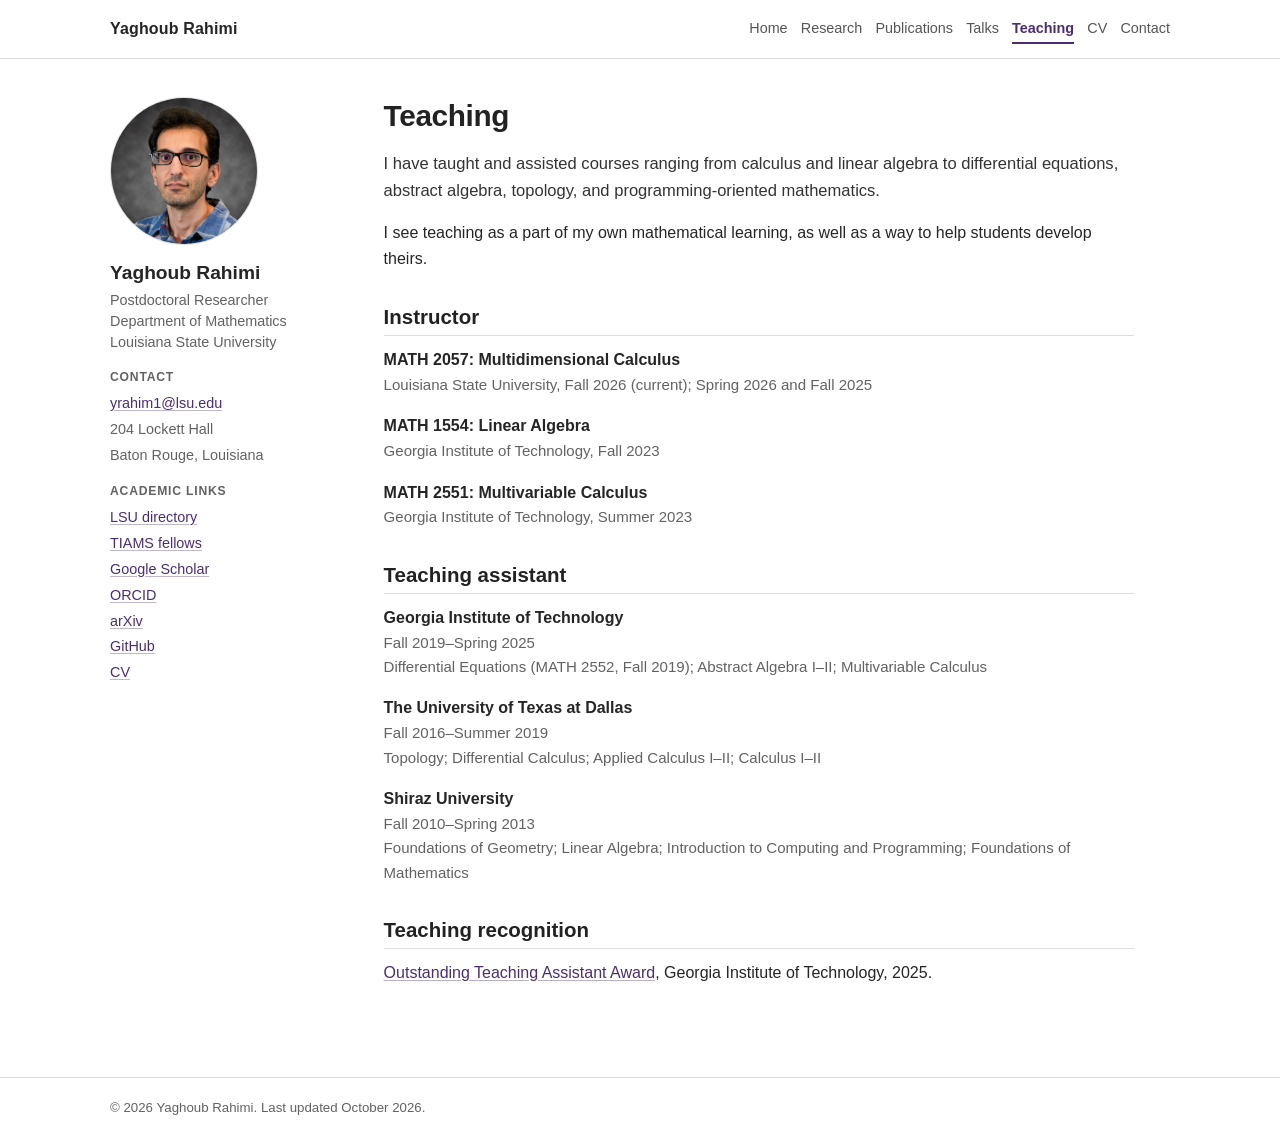
<file: teaching.html>
<!doctype html>
<html lang="en">
<head>
  <meta charset="utf-8">
  <meta name="viewport" content="width=device-width, initial-scale=1">
  <title>Teaching | Yaghoub Rahimi</title>
  <meta name="description" content="Yaghoub Rahimi's teaching, including Fall 2026 MATH 2057 Multidimensional Calculus at LSU, earlier instructor courses, and teaching-assistant roles.">
  <meta name="author" content="Yaghoub Rahimi">
  <meta name="theme-color" content="#4b2e72">
  <link rel="canonical" href="https://yaghoub-rahimi.github.io/teaching.html">
  <meta property="og:title" content="Teaching | Yaghoub Rahimi">
  <meta property="og:description" content="Courses, teaching roles, and teaching recognition.">
  <meta property="og:type" content="website">
  <meta property="og:url" content="https://yaghoub-rahimi.github.io/teaching.html">
  <meta property="og:image" content="https://yaghoub-rahimi.github.io/assets/og.jpg">
  <meta property="og:image:width" content="1200">
  <meta property="og:image:height" content="630">
  <meta property="og:image:alt" content="Yaghoub Rahimi, Postdoctoral Researcher in Mathematics at Louisiana State University">
  <meta name="twitter:card" content="summary_large_image">
  <link rel="icon" href="assets/favicon.svg" type="image/svg+xml">
  <link rel="stylesheet" href="assets/styles.css?v=20261005b">
</head>
<body>
  <a class="skip-link" href="#main">Skip to content</a>
  <header class="site-header">
    <div class="header-inner">
      <a class="site-title" href="index.html">Yaghoub Rahimi</a>
      <nav class="nav" aria-label="Main navigation">
        <a href="index.html">Home</a>
        <a href="research.html">Research</a>
        <a href="publications.html">Publications</a>
        <a href="talks.html">Talks</a>
        <a href="teaching.html" aria-current="page">Teaching</a>
        <a href="cv.html">CV</a>
        <a href="contact.html">Contact</a>
      </nav>
    </div>
  </header>

  <div class="shell">
    <aside class="sidebar" aria-label="Profile sidebar">
      <div class="profile">
        <div class="profile-photo">
          <img src="assets/profile.png" width="1080" height="1350" alt="">
        </div>
        <div>
          <h2>Yaghoub Rahimi</h2>
          <p class="role">Postdoctoral Researcher<br>Department of Mathematics<br>Louisiana State University</p>
        </div>
        <div class="profile-section">
          <h3>Contact</h3>
          <ul role="list">
            <li><a href="mailto:yrahim1@lsu.edu">yrahim1@lsu.edu</a></li>
            <li>204 Lockett Hall</li>
            <li>Baton Rouge, Louisiana</li>
          </ul>
        </div>
        <div class="profile-section links">
          <h3>Academic links</h3>
          <ul role="list">
            <li><a href="https://www.math.lsu.edu/people/postdocs#yrahim1">LSU directory</a></li>
            <li><a href="https://www.lsu.edu/tiams/people/fellows.php">TIAMS fellows</a></li>
            <li><a href="https://scholar.google.com/citations?user=u2n-iosAAAAJ&amp;hl=en">Google Scholar</a></li>
            <li><a href="https://orcid.org/0000-0001-9597-3187" rel="me">ORCID</a></li>
            <li><a href="https://arxiv.org/search/?query=Yaghoub+Rahimi&amp;searchtype=author">arXiv</a></li>
            <li><a href="https://github.com/Yaghoub-Rahimi" rel="me">GitHub</a></li>
            <li><a href="assets/files/Yaghoub_Rahimi_CV.pdf">CV</a></li>
          </ul>
        </div>
      </div>
    </aside>

    <main id="main" class="content" tabindex="-1">
      <h1>Teaching</h1>
      <p class="lead">I have taught and assisted courses ranging from calculus and linear algebra to differential equations, abstract algebra, topology, and programming-oriented mathematics.</p>
      <p>I see teaching as a part of my own mathematical learning, as well as a way to help students develop theirs.</p>

      <h2>Instructor</h2>
      <ul class="role-list" role="list">
        <li>
          <div class="role-title">MATH 2057: Multidimensional Calculus</div>
          <div class="role-meta">Louisiana State University, Fall 2026 (current); Spring 2026 and Fall 2025</div>
        </li>
        <li>
          <div class="role-title">MATH 1554: Linear Algebra</div>
          <div class="role-meta">Georgia Institute of Technology, Fall 2023</div>
        </li>
        <li>
          <div class="role-title">MATH 2551: Multivariable Calculus</div>
          <div class="role-meta">Georgia Institute of Technology, Summer 2023</div>
        </li>
      </ul>

      <h2>Teaching assistant</h2>
      <ul class="role-list" role="list">
        <li>
          <div class="role-title">Georgia Institute of Technology</div>
          <div class="role-meta">Fall 2019–Spring 2025</div>
          <div class="role-details">Differential Equations (MATH 2552, Fall 2019); Abstract Algebra I–II; Multivariable Calculus</div>
        </li>
        <li>
          <div class="role-title">The University of Texas at Dallas</div>
          <div class="role-meta">Fall 2016–Summer 2019</div>
          <div class="role-details">Topology; Differential Calculus; Applied Calculus I–II; Calculus I–II</div>
        </li>
        <li>
          <div class="role-title">Shiraz University</div>
          <div class="role-meta">Fall 2010–Spring 2013</div>
          <div class="role-details">Foundations of Geometry; Linear Algebra; Introduction to Computing and Programming; Foundations of Mathematics</div>
        </li>
      </ul>

      <h2>Teaching recognition</h2>
      <p><a href="https://math.gatech.edu/graduate/graduate-student-awards-and-honors">Outstanding Teaching Assistant Award</a>, Georgia Institute of Technology, 2025.</p>
    </main>
  </div>

  <footer>
    <div class="footer-inner">&copy; 2026 Yaghoub Rahimi. Last updated October 2026.</div>
  </footer>
</body>
</html>
</file>
<file: assets/styles.css>
:root {
  --background: #ffffff;
  --text: #252525;
  --muted: #626262;
  --subtle: #f7f6f8;
  --border: #dedde1;
  --accent: #4b2e72;
  --accent-dark: #2f184c;
  --sidebar-width: 220px;
  --content-width: 750px;
}

* {
  box-sizing: border-box;
}

html {
  font-size: 16px;
}

body {
  min-height: 100vh;
  margin: 0;
  display: flex;
  flex-direction: column;
  background: var(--background);
  color: var(--text);
  font-family: -apple-system, BlinkMacSystemFont, "Segoe UI", Roboto, Helvetica, Arial, sans-serif;
  font-size: 1rem;
  line-height: 1.62;
  -webkit-font-smoothing: antialiased;
  text-rendering: optimizeLegibility;
}

a {
  color: var(--accent);
  text-decoration-thickness: 0.06em;
  text-underline-offset: 0.14em;
}

a:hover {
  color: var(--accent-dark);
}

a:focus-visible,
button:focus-visible,
iframe:focus-visible,
object:focus-visible {
  outline: 2px solid var(--accent);
  outline-offset: 3px;
}

img {
  max-width: 100%;
  height: auto;
}

.skip-link {
  position: fixed;
  left: 0.75rem;
  top: -5rem;
  z-index: 1000;
  padding: 0.45rem 0.7rem;
  border: 1px solid var(--border);
  border-radius: 3px;
  background: #fff;
  color: #111;
}

.skip-link:focus {
  top: 0.75rem;
}

.site-header {
  flex: none;
  border-bottom: 1px solid var(--border);
  background: #fff;
}

.header-inner {
  width: min(1060px, calc(100% - 2rem));
  min-height: 58px;
  margin: 0 auto;
  display: flex;
  align-items: center;
  justify-content: space-between;
  gap: 1.5rem;
}

.site-title {
  flex: none;
  color: var(--text);
  font-size: 1rem;
  font-weight: 700;
  letter-spacing: 0.01em;
  text-decoration: none;
  white-space: nowrap;
}

.nav {
  display: flex;
  align-items: center;
  justify-content: flex-end;
  flex-wrap: wrap;
  gap: 0.2rem 0.82rem;
}

.nav a {
  padding: 0.22rem 0 0.18rem;
  border-bottom: 2px solid transparent;
  color: #555;
  font-size: 0.9rem;
  line-height: 1.45;
  text-decoration: none;
  white-space: nowrap;
}

.nav a:hover {
  border-bottom-color: #bcb9c1;
  color: var(--text);
}

.nav a[aria-current="page"] {
  border-bottom-color: var(--accent);
  color: var(--accent);
  font-weight: 600;
}

.shell {
  width: min(1060px, calc(100% - 2rem));
  margin: 2.4rem auto 0;
  flex: 1 0 auto;
  display: grid;
  grid-template-columns: var(--sidebar-width) minmax(0, var(--content-width));
  column-gap: 3.35rem;
  align-items: start;
}

.sidebar {
  position: sticky;
  top: 1.25rem;
}

.profile {
  color: var(--muted);
  font-size: 0.9rem;
}

.profile-photo {
  position: relative;
  display: block;
  width: 148px;
  height: 148px;
  margin: 0 0 1rem;
  overflow: hidden;
  border: 1px solid var(--border);
  border-radius: 50%;
  background: var(--subtle);
}

.profile-photo > img {
  position: absolute;
  top: -6.5%;
  left: -12.5%;
  width: 135%;
  height: 135%;
  max-width: none;
  object-fit: cover;
  object-position: 50% 25%;
}

.profile h2 {
  margin: 0 0 0.28rem;
  padding: 0;
  border: 0;
  color: var(--text);
  font-size: 1.2rem;
  line-height: 1.24;
}

.profile .role {
  margin: 0;
  color: var(--muted);
  line-height: 1.48;
}

.profile-section {
  margin: 1.05rem 0 0;
}

.profile-section h3 {
  margin: 0 0 0.38rem;
  color: #626262;
  font-size: 0.76rem;
  font-weight: 700;
  letter-spacing: 0.065em;
  line-height: 1.3;
  text-transform: uppercase;
}

.profile ul {
  margin: 0;
  padding: 0;
  list-style: none;
}

.profile li {
  margin: 0.16rem 0;
}

.profile a {
  text-decoration: underline;
  text-decoration-color: rgba(75, 46, 114, 0.35);
}

.content {
  width: 100%;
  min-width: 0;
  max-width: var(--content-width);
  padding-bottom: 3.75rem;
  overflow-wrap: break-word;
}

.content:focus {
  outline: none;
}

.content :target {
  scroll-margin-top: 1rem;
}

.error-page .shell {
  grid-template-columns: minmax(0, var(--content-width));
  justify-content: center;
}

h1,
h2,
h3 {
  color: #222;
  line-height: 1.28;
}

h1 {
  margin: 0 0 1rem;
  font-size: 1.86rem;
  font-weight: 700;
  letter-spacing: -0.012em;
}

h2 {
  margin: 2rem 0 0.7rem;
  padding-bottom: 0.28rem;
  border-bottom: 1px solid var(--border);
  font-size: 1.28rem;
  font-weight: 700;
}

h3 {
  margin: 1.35rem 0 0.3rem;
  font-size: 1.04rem;
  font-weight: 700;
}

p {
  margin: 0 0 0.95rem;
}

.lead {
  color: #333;
  font-size: 1.035rem;
}

.note {
  color: var(--muted);
  font-size: 0.93rem;
}

.content a:not(.button) {
  text-decoration: underline;
  text-decoration-color: rgba(75, 46, 114, 0.38);
}

.button-row {
  display: flex;
  flex-wrap: wrap;
  gap: 0.55rem;
  margin: 1.2rem 0 1.35rem;
}

.button {
  display: inline-block;
  padding: 0.4rem 0.67rem;
  border: 1px solid var(--accent);
  border-radius: 3px;
  background: #fff;
  color: var(--accent);
  font-size: 0.89rem;
  font-weight: 600;
  line-height: 1.4;
  text-decoration: none;
}

.button:hover {
  background: var(--accent);
  color: #fff;
  text-decoration: none;
}

.button.primary {
  background: var(--accent);
  color: #fff;
}

.button.primary:hover {
  background: var(--accent-dark);
}

.plain-list,
.news-list {
  margin: 0.35rem 0 1.1rem;
  padding-left: 1.22rem;
}

.plain-list li,
.news-list li {
  margin-bottom: 0.4rem;
  padding-left: 0.08rem;
}

.news-list time {
  font-weight: 700;
}

.publication-list {
  margin: 0.35rem 0 0;
  padding-left: 1.45rem;
}

.publication-list > li {
  margin: 0 0 1.35rem;
  padding-left: 0.2rem;
}

.publication-title {
  color: #202020;
  font-weight: 700;
  line-height: 1.42;
}

.authors {
  margin-top: 0.08rem;
  color: #333;
}

.venue {
  margin-top: 0.08rem;
  color: var(--muted);
  font-size: 0.94rem;
}

.paper-links {
  margin-top: 0.2rem;
  font-size: 0.91rem;
}

.link-separator {
  margin: 0 0.38rem;
  color: #999;
}

.me {
  font-weight: 700;
}

.timeline {
  margin: 0.3rem 0 0;
  padding: 0;
  list-style: none;
}

.timeline > li {
  display: grid;
  grid-template-columns: 7.6rem minmax(0, 1fr);
  gap: 0.85rem;
  margin: 0;
  padding: 0.82rem 0;
  border-bottom: 1px solid #ecebed;
}

.timeline > li:first-child {
  padding-top: 0.15rem;
}

.timeline-date {
  color: var(--muted);
  font-size: 0.9rem;
}

.timeline-title {
  color: #242424;
  font-weight: 700;
  line-height: 1.42;
}

.timeline-meta {
  margin-top: 0.1rem;
  color: var(--muted);
  font-size: 0.93rem;
}

.role-list {
  margin: 0.3rem 0 0;
  padding: 0;
  list-style: none;
}

.role-list > li {
  margin-bottom: 1rem;
}

.role-title {
  font-weight: 700;
}

.role-meta,
.role-details {
  color: var(--muted);
  font-size: 0.94rem;
}

.related-work,
.empty-state {
  margin-top: 1.6rem;
  padding: 0.9rem 1rem;
  border-left: 3px solid #c8bdd5;
  background: var(--subtle);
}

.related-work h2 {
  margin: 0 0 0.4rem;
  padding: 0;
  border: 0;
  font-size: 1.08rem;
}

.related-work p:last-child,
.empty-state p:last-child {
  margin-bottom: 0;
}

.contact-list {
  margin: 1.2rem 0 0;
}

.contact-list dt {
  margin-top: 1.2rem;
  color: #333;
  font-weight: 700;
}

.contact-list dd {
  margin: 0.16rem 0 0;
}

.contact-list address {
  font-style: normal;
}

.cv-frame {
  width: 100%;
  height: 780px;
  margin-top: 1rem;
  border: 1px solid var(--border);
  border-radius: 3px;
  background: var(--subtle);
}

footer {
  flex: none;
  margin-top: 1rem;
  padding: 1.2rem 0;
  border-top: 1px solid var(--border);
  color: var(--muted);
  font-size: 0.83rem;
}

.footer-inner {
  width: min(1060px, calc(100% - 2rem));
  margin: 0 auto;
}

@media (max-width: 940px) {
  .header-inner {
    min-height: auto;
    padding: 0.78rem 0 0.72rem;
    align-items: flex-start;
    flex-direction: column;
    gap: 0.42rem;
  }

  .nav {
    justify-content: flex-start;
  }

  .shell {
    margin-top: 1.55rem;
    grid-template-columns: 1fr;
  }

  .sidebar {
    position: static;
    margin-bottom: 1.7rem;
    padding-bottom: 1.35rem;
    border-bottom: 1px solid var(--border);
  }

  .profile {
    display: grid;
    grid-template-columns: 92px minmax(0, 1fr) minmax(9rem, 0.75fr);
    column-gap: 1rem;
    align-items: start;
  }

  .profile-photo {
    width: 92px;
    height: 92px;
    margin: 0;
    grid-row: span 2;
  }

  .profile-section {
    margin: 0;
  }

  .profile-section.links {
    margin-top: 0.7rem;
    grid-column: 2 / -1;
  }

  .profile-section.links ul {
    display: flex;
    flex-wrap: wrap;
    gap: 0.08rem 0.85rem;
  }

  .content {
    max-width: 760px;
  }
}

@media (max-width: 640px) {
  .header-inner,
  .shell,
  .footer-inner {
    width: min(100% - 1.35rem, 1060px);
  }

  .nav {
    width: 100%;
    display: grid;
    grid-template-columns: repeat(4, max-content);
    justify-content: space-between;
    gap: 0.12rem 0.5rem;
  }

  .nav a {
    display: flex;
    align-items: center;
    min-height: 44px;
    min-width: 44px;
    font-size: 0.86rem;
  }

  .button {
    display: inline-flex;
    align-items: center;
    min-height: 44px;
  }

  .sidebar {
    margin-bottom: 1.35rem;
    padding-bottom: 1rem;
  }

  .profile {
    grid-template-columns: 78px minmax(0, 1fr);
  }

  .profile-photo {
    width: 78px;
    height: 78px;
  }

  .profile-section {
    margin-top: 0.55rem;
    grid-column: 1 / -1;
  }

  .profile-section.links {
    margin-top: 0.55rem;
    grid-column: 1 / -1;
  }

  .profile-section:not(.links) ul {
    display: flex;
    flex-wrap: wrap;
    gap: 0.08rem 0.85rem;
  }

  h1 {
    font-size: 1.68rem;
  }

  h2 {
    font-size: 1.2rem;
  }

  .lead {
    font-size: 1rem;
  }

  .timeline > li {
    grid-template-columns: 1fr;
    gap: 0.08rem;
  }

  .cv-frame {
    display: none;
  }
}

@media (max-height: 680px) and (min-width: 941px) {
  .sidebar {
    position: static;
  }
}

@media (prefers-reduced-motion: reduce) {
  *,
  *::before,
  *::after {
    scroll-behavior: auto !important;
  }
}

@media print {
  .site-header,
  .sidebar,
  footer,
  .button-row {
    display: none;
  }

  body,
  .shell,
  .content {
    display: block;
    width: auto;
    max-width: none;
    margin: 0;
    padding: 0;
  }

  a {
    color: #000;
    text-decoration: none;
  }

  h1,
  h2,
  h3 {
    break-after: avoid;
  }

  .publication-list > li,
  .timeline > li,
  .role-list > li {
    break-inside: avoid;
  }
}
</file>
